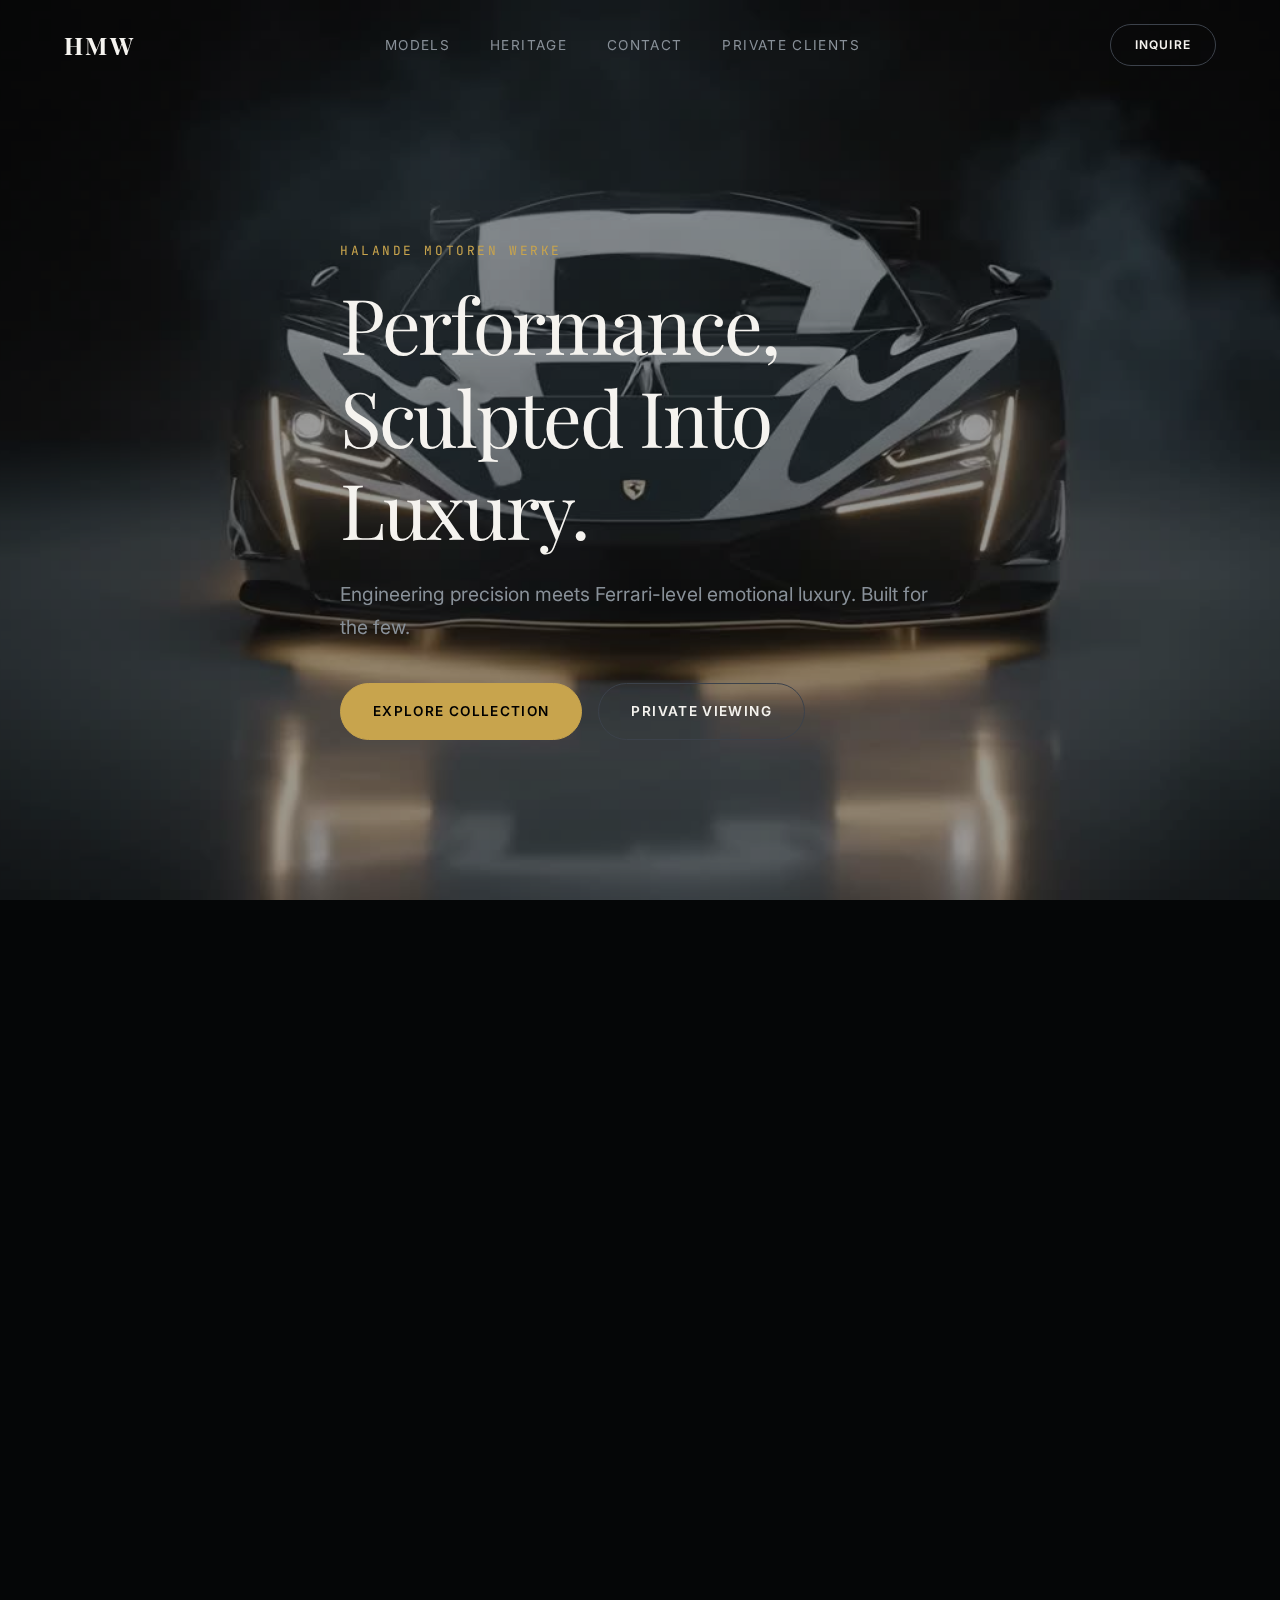
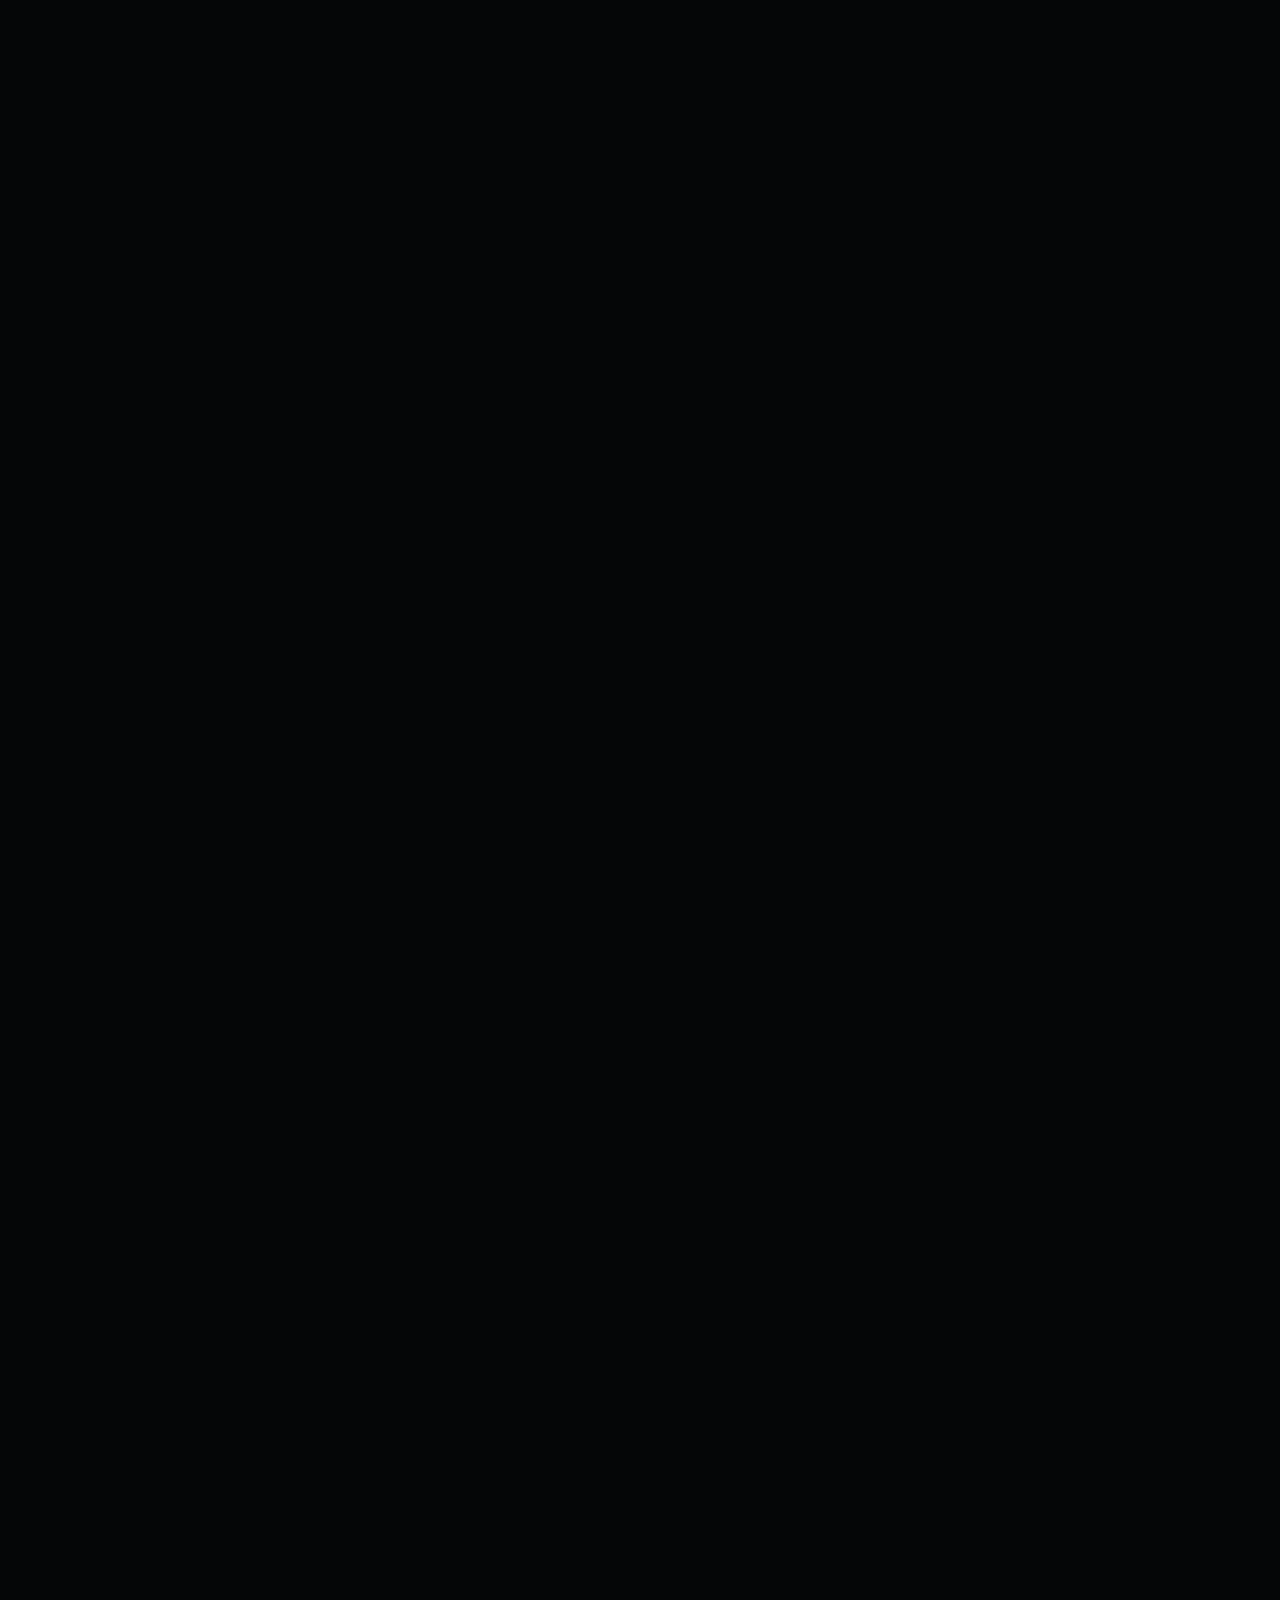
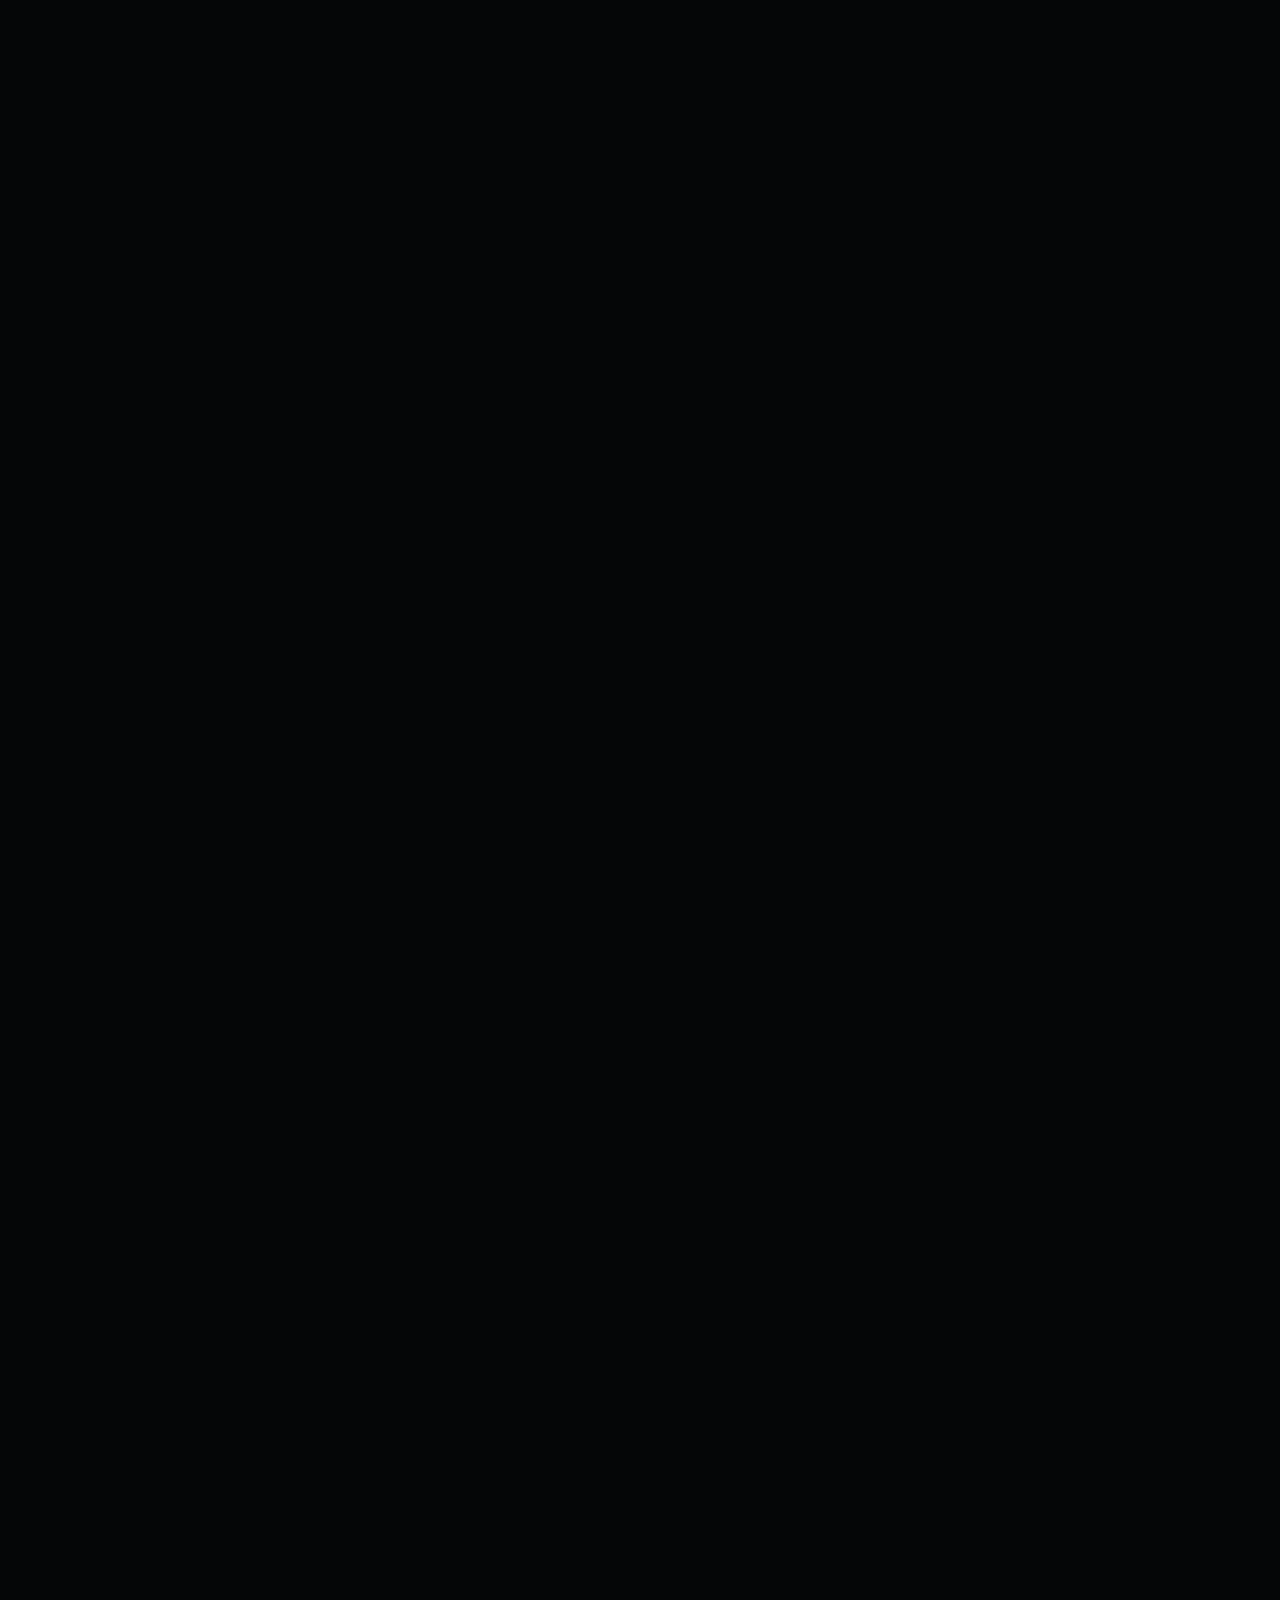
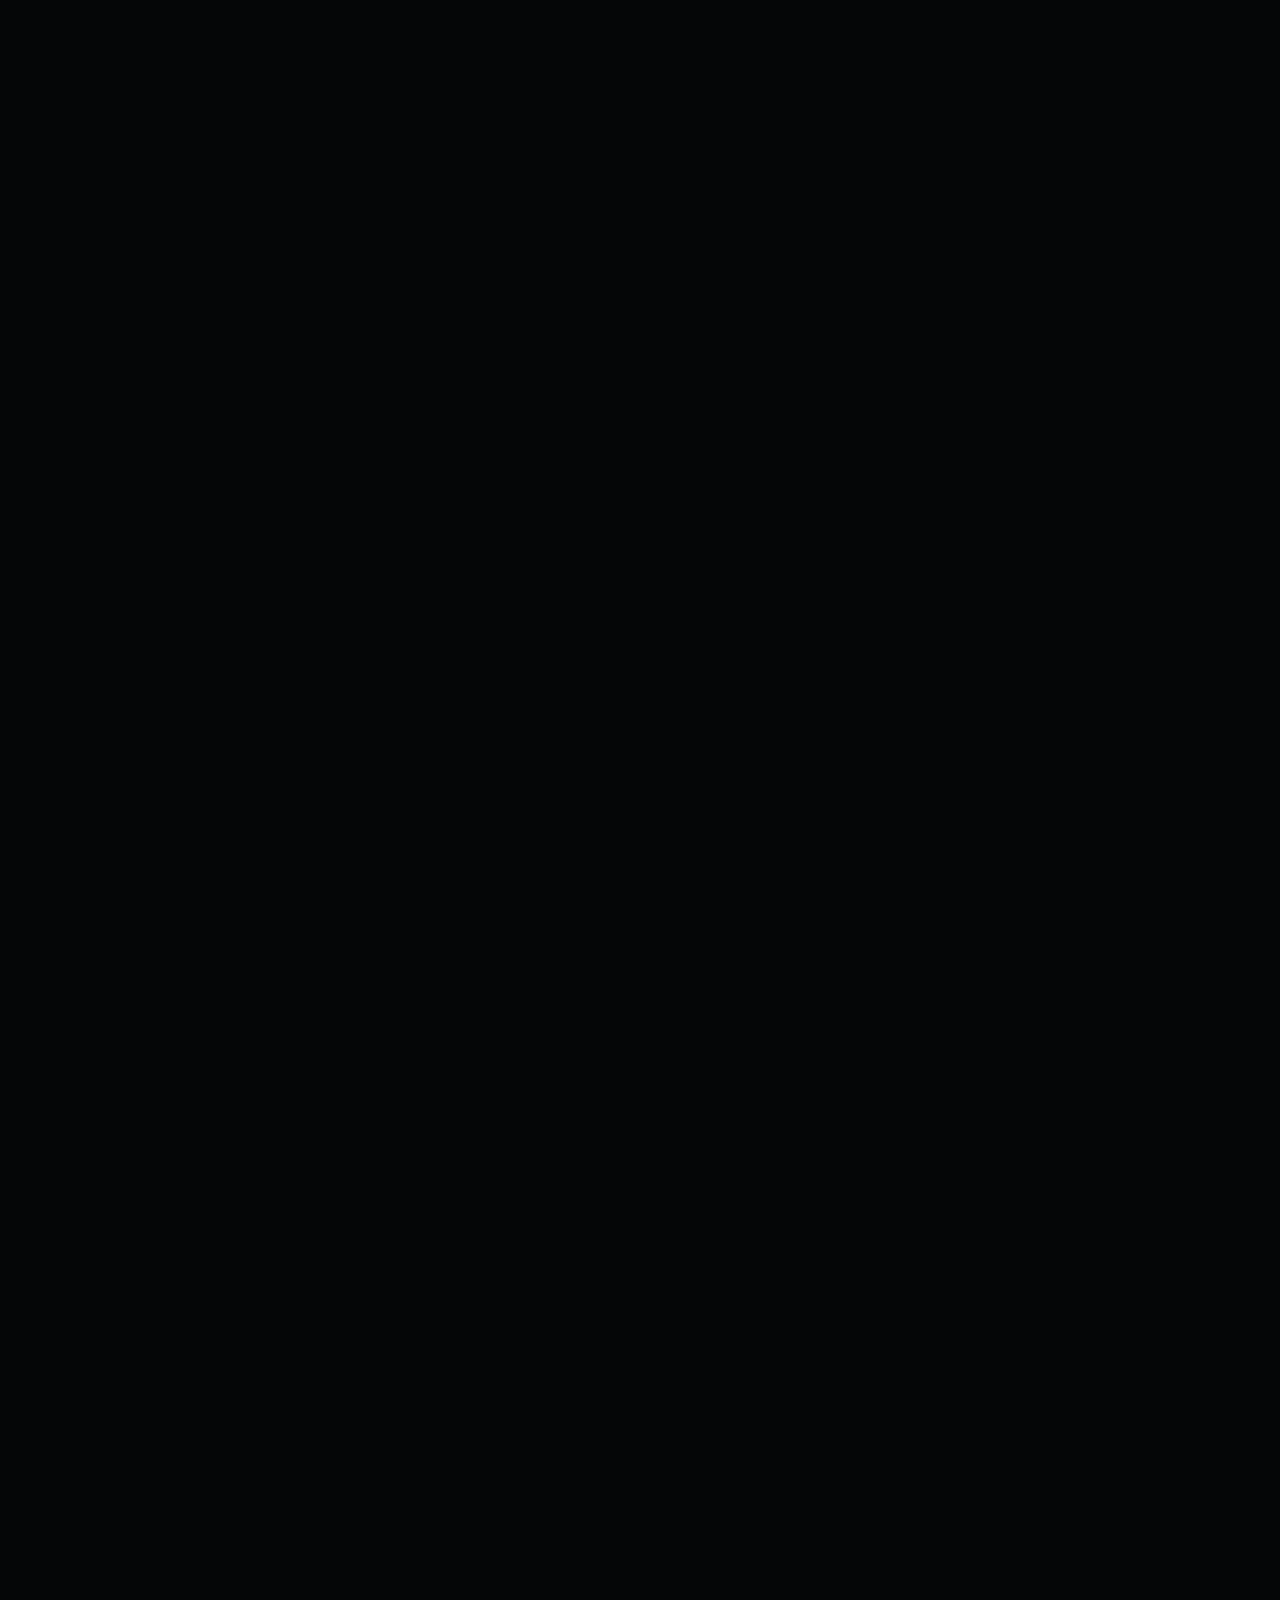
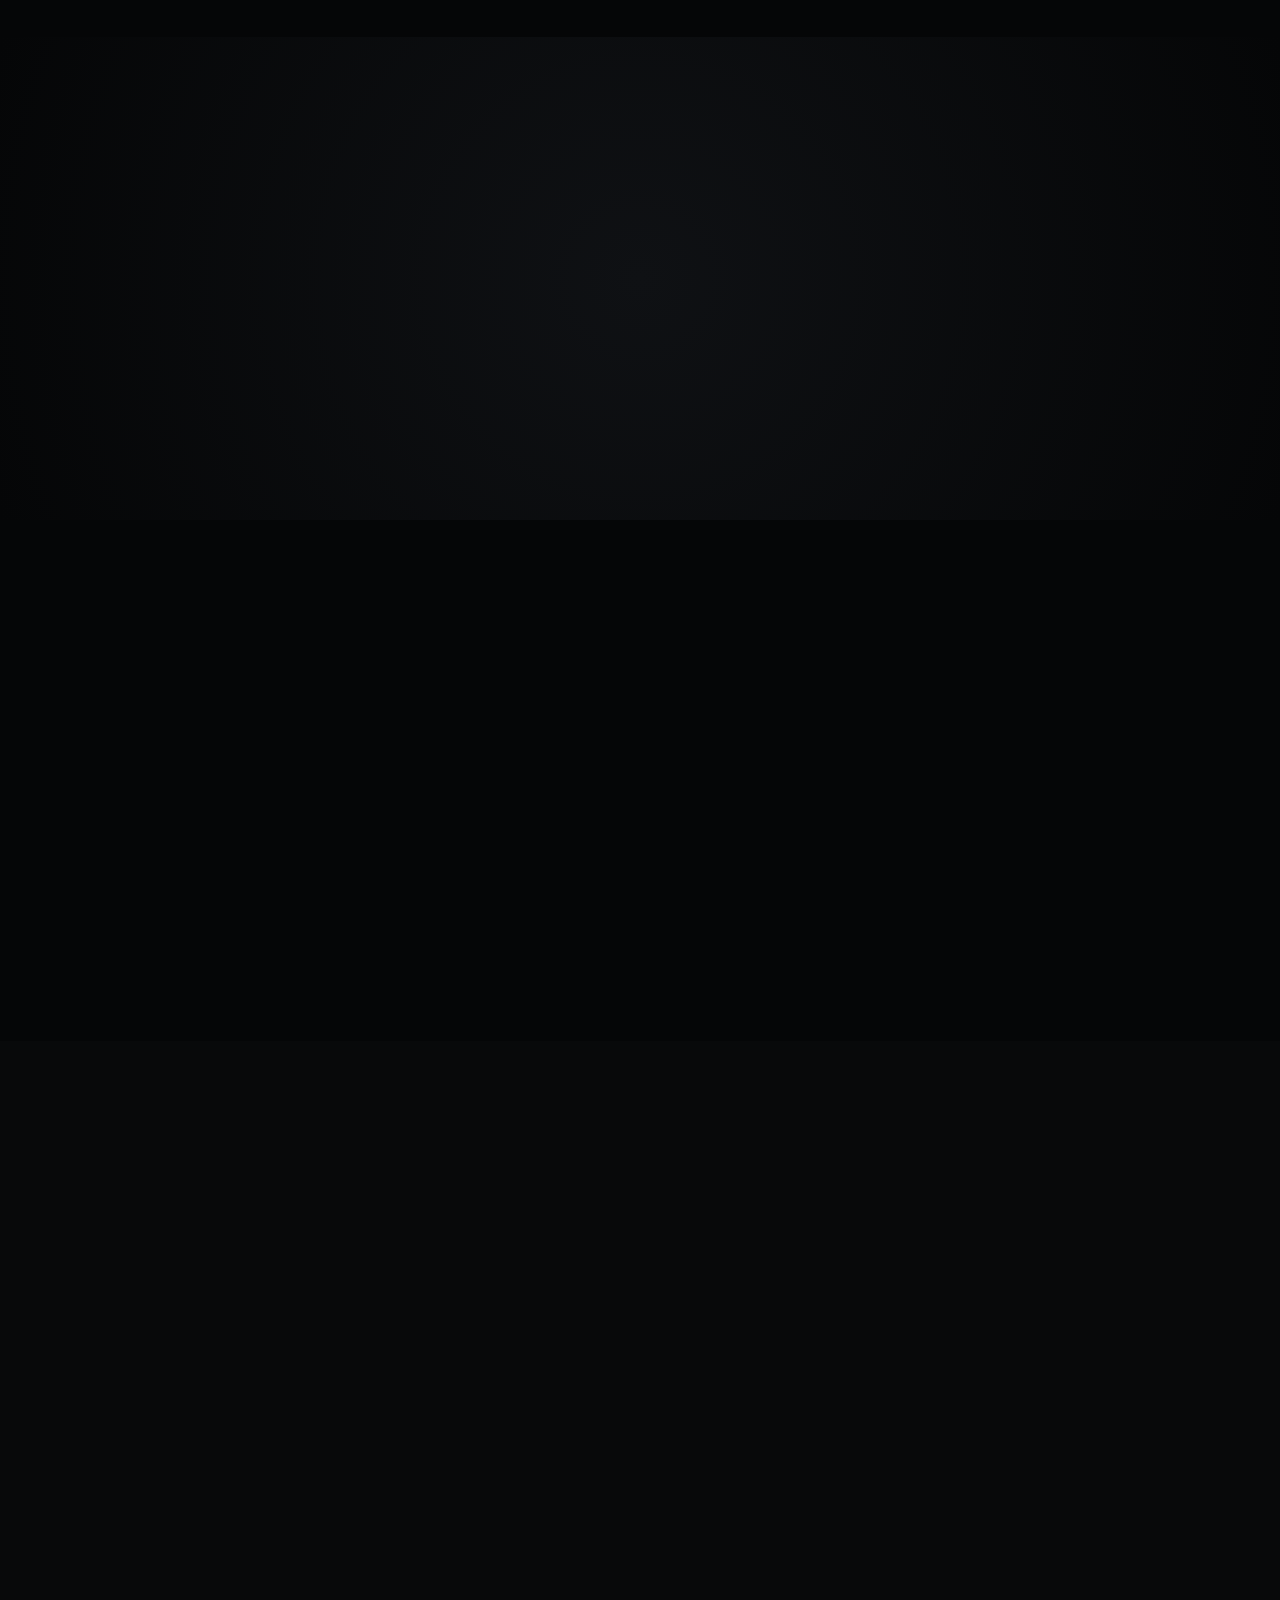
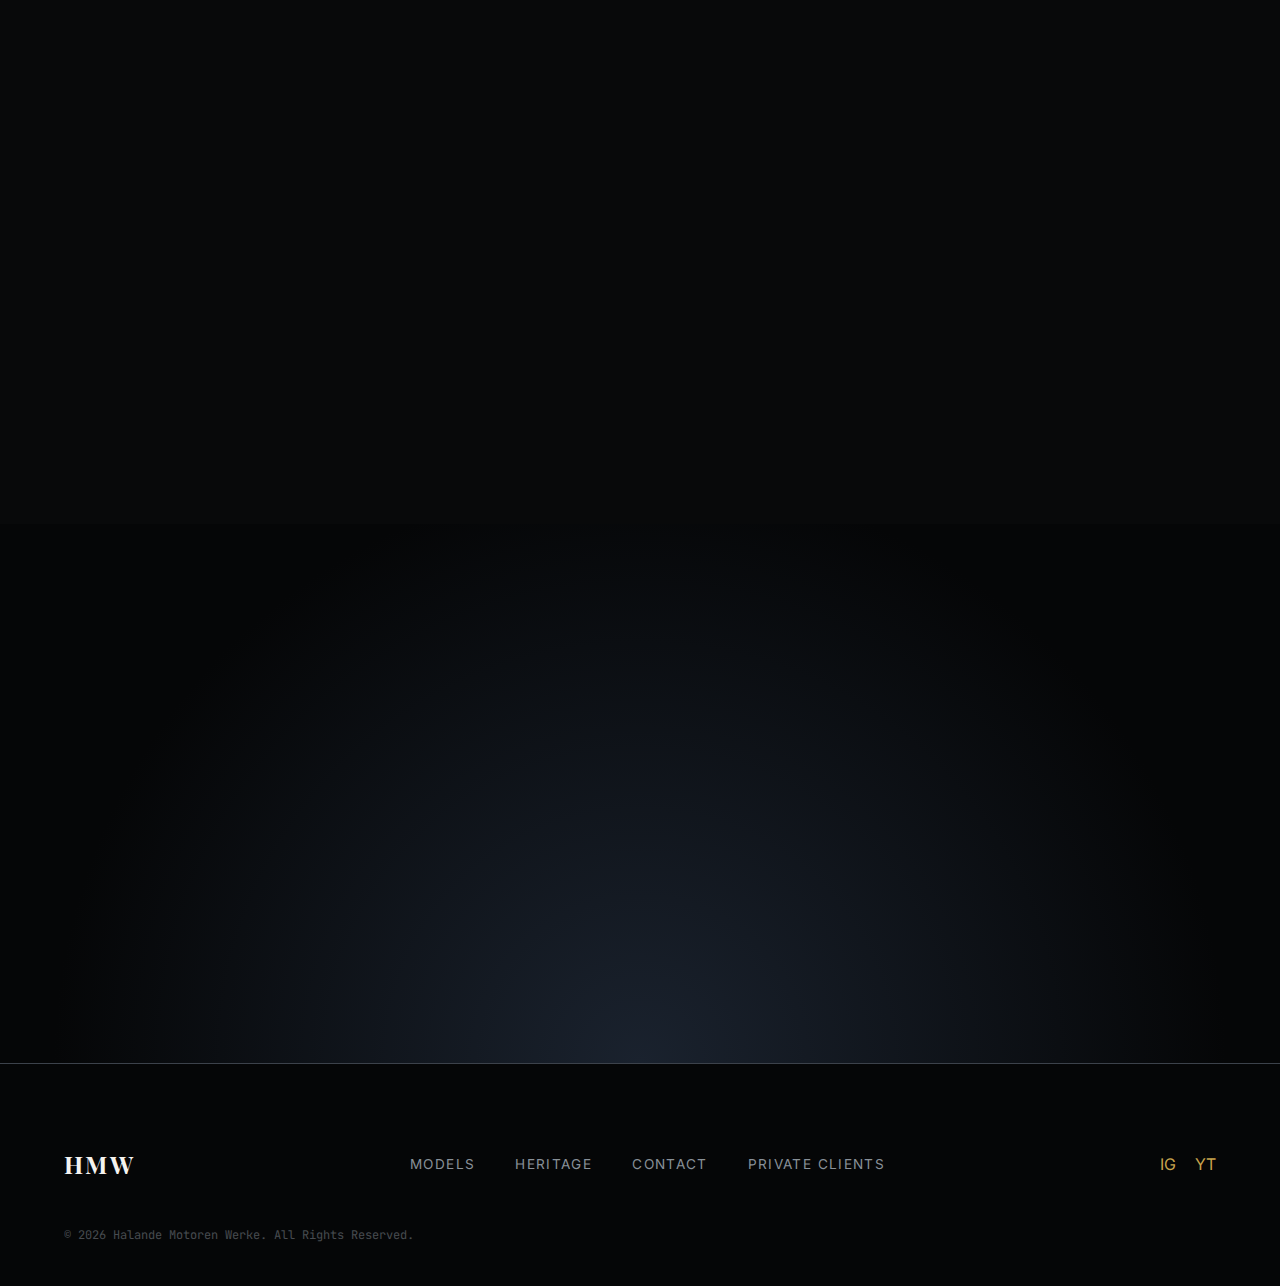
<file: index.html>
<head>
    <meta charset="UTF-8">
    <meta name="viewport" content="width=device-width, initial-scale=1.0">
    <title>HMW | Halande Motoren Werke</title>
    <meta name="description"
        content="Performance, Sculpted Into Luxury. Halande Motoren Werke - The pinnacle of automotive engineering settings.">

    <!-- Fonts -->
    <link rel="preconnect" href="https://fonts.googleapis.com">
    <link rel="preconnect" href="https://fonts.gstatic.com" crossorigin>
    <link
        href="https://fonts.googleapis.com/css2?family=Inter:wght@300;400;500;600&family=JetBrains+Mono:wght@400;500&family=Playfair+Display:ital,wght@0,400;0,600;0,700;1,400&display=swap"
        rel="stylesheet">

    <!-- Styles -->
    <!-- Styles -->
    <link rel="stylesheet" href="css/style.css">
</head>

<body>
    <header class="site-header">
        <div class="container nav-container">
            <a href="#" class="logo">HMW</a>
            <nav class="nav-links">
                <a href="models.html">Models</a>
                <a href="heritage.html">Heritage</a>
                <a href="contact.html">Contact</a>
                <a href="inquire.html">Private Clients</a>
            </nav>
            <a href="inquire.html" class="btn btn-secondary" style="padding: 10px 24px; font-size: 0.75rem;">Inquire</a>
        </div>
    </header>

    <main>
        <!-- HERO SECTION -->
        <!-- HERO SECTION (Scroll Animation) -->
        <div class="hero-scroll-track">
            <section class="hero sticky-hero">
                <div class="hero-bg">
                    <canvas id="hero-canvas"></canvas>
                </div>
                <div class="container hero-content">
                    <span class="hero-tagline fade-up">Halande Motoren Werke</span>
                    <h1 class="fade-up" style="transition-delay: 0.1s;">Performance,<br>Sculpted Into Luxury.</h1>
                    <p class="fade-up" style="transition-delay: 0.2s;">Engineering precision meets Ferrari-level
                        emotional
                        luxury. Built for the few.</p>
                    <div class="hero-actions fade-up" style="transition-delay: 0.3s;">
                        <a href="#models" class="btn btn-primary">Explore Collection</a>
                        <a href="inquire.html" class="btn btn-secondary">Private Viewing</a>
                    </div>
                </div>
            </section>
        </div>

        <!-- BRAND STORY SECTION -->
        <section id="heritage" class="section-padding">
            <div class="container brand-story">
                <div class="story-content fade-up" style="max-width: 800px; margin: 0 auto; text-align: center;">
                    <h2>The Art of Velocity</h2>
                    <p>HMW operates at the bleeding edge of physics and artistry. We do not mass produce; we curate.
                        Blending handcrafted Italian design with motorsport-grade German engineering, we create machines
                        built not just for roads — but for legacy.</p>
                    <p>Every curve is functional. Every stitch is intentional. This is the silence of luxury, punctuated
                        by the violence of speed.</p>
                </div>
                <!-- Image Removed -->
            </div>
        </section>

        <!-- FEATURES / PILLARS -->
        <section id="bespoke" class="section-padding">
            <div class="container">
                <div class="pillars-grid">
                    <div class="pillar-card fade-up">
                        <div class="pillar-icon">◈</div>
                        <h3>Handcrafted Carbon</h3>
                        <p>Aerospace-grade weaves, laid by hand for ultimate rigidity and weightlessness.</p>
                    </div>
                    <div class="pillar-card fade-up" style="transition-delay: 0.1s;">
                        <div class="pillar-icon">⚡</div>
                        <h3>Motorsport Heart</h3>
                        <p>From twin-turbo V8s to our signature quad-turbo W16. Pure combustion dominance.</p>
                    </div>
                    <div class="pillar-card fade-up" style="transition-delay: 0.2s;">
                        <div class="pillar-icon">≋</div>
                        <h3>Aero Sculpture</h3>
                        <p>Active aerodynamics that breathe with the road. Form follows function.</p>
                    </div>
                    <div class="pillar-card fade-up" style="transition-delay: 0.3s;">
                        <div class="pillar-icon">❖</div>
                        <h3>Couture Interior</h3>
                        <p>Tailored like a suit. Florentine leather, machined aluminum, and silence.</p>
                    </div>
                </div>
            </div>
        </section>

        <!-- PRODUCT SHOWCASE -->
        <section id="models" class="section-padding">
            <div class="container">
                <h2 class="text-center fade-up" style="margin-bottom: 80px;">The Masterpieces</h2>
                <div class="models-grid fade-up">
                    <!-- Model 1 -->
                    <a href="valken-s9.html" class="model-card">
                        <div class="model-image-container">
                            <img src="assets/Car%20images/HMW%20Valken%20S9.jpeg" alt="HMW Valken S9" class="model-img">
                        </div>
                        <div class="model-header">
                            <h3 class="model-name">Valken S9</h3>
                            <span class="model-engine">Twin-Turbo V8</span>
                        </div>
                        <div class="model-specs">
                            <div class="spec-item"><span class="spec-label">Power</span><span class="spec-val">820
                                    HP</span></div>
                            <div class="spec-item"><span class="spec-label">0-100 km/h</span><span
                                    class="spec-val">2.7s</span></div>
                            <div class="spec-item"><span class="spec-label">Price</span><span class="spec-val">From
                                    $285k</span></div>
                        </div>
                    </a>
                    <!-- Model 2 -->
                    <a href="obsidian-gt.html" class="model-card">
                        <div class="model-image-container">
                            <img src="assets/Car%20images/HMW%20Obsidian%20V12%20GT.png" alt="HMW Obsidian V12 GT"
                                class="model-img">
                        </div>
                        <div class="model-header">
                            <h3 class="model-name">Obsidian GT</h3>
                            <span class="model-engine">Naturally Aspirated V12</span>
                        </div>
                        <div class="model-specs">
                            <div class="spec-item"><span class="spec-label">Power</span><span class="spec-val">950
                                    HP</span></div>
                            <div class="spec-item"><span class="spec-label">0-100 km/h</span><span
                                    class="spec-val">2.9s</span></div>
                            <div class="spec-item"><span class="spec-label">Price</span><span class="spec-val">From
                                    $450k</span></div>
                        </div>
                    </a>
                    <!-- Model 3 -->
                    <a href="nachtjager-w16.html" class="model-card">
                        <div class="model-image-container">
                            <img src="assets/Car%20images/HMW%20Nachtjäger%20W16%20Hyper.jpeg"
                                alt="HMW Nachtjäger W16 Hyper" class="model-img">
                        </div>
                        <div class="model-header">
                            <h3 class="model-name">Nachtjäger</h3>
                            <span class="model-engine">Quad-Turbo W16 Hyper</span>
                        </div>
                        <div class="model-specs">
                            <div class="spec-item"><span class="spec-label">Power</span><span class="spec-val">1,400
                                    HP</span></div>
                            <div class="spec-item"><span class="spec-label">0-100 km/h</span><span
                                    class="spec-val">2.1s</span></div>
                            <div class="spec-item"><span class="spec-label">Price</span><span
                                    class="spec-val">Inquire</span></div>
                        </div>
                    </a>
                    <!-- Model 4 -->
                    <a href="aurelius-rs.html" class="model-card">
                        <div class="model-image-container">
                            <img src="assets/Car%20images/HMW%20Aurelius%20RS.jpeg" alt="HMW Aurelius RS"
                                class="model-img">
                        </div>
                        <div class="model-header">
                            <h3 class="model-name">Aurelius RS</h3>
                            <span class="model-engine">V6 Hybrid Performance</span>
                        </div>
                        <div class="model-specs">
                            <div class="spec-item"><span class="spec-label">Power</span><span class="spec-val">720
                                    HP</span></div>
                            <div class="spec-item"><span class="spec-label">0-100 km/h</span><span
                                    class="spec-val">2.6s</span></div>
                            <div class="spec-item"><span class="spec-label">Price</span><span class="spec-val">From
                                    $210k</span></div>
                        </div>
                    </a>
                </div>
            </div>
        </section>

        <!-- TESTIMONIALS -->
        <section class="section-padding testimonials">
            <div class="container">
                <div class="quote-box fade-up">
                    <p class="quote-text">"HMW feels like driving tomorrow’s legacy. The silence of luxury, the violence
                        of speed."</p>
                </div>
                <div class="trust-badges fade-up">
                    <span class="badge">Handbuilt Limited Numbers</span>
                    <span class="badge">Private Collector Network</span>
                    <span class="badge">Motorsport Heritage</span>
                </div>
            </div>
        </section>

        <!-- REVIEWS -->
        <section class="section-padding">
            <div class="container">
                <div class="reviews-grid fade-up">
                    <div class="review-card">
                        <div class="review-stars">★★★★★</div>
                        <p class="review-text">"The Obsidian V12 is the closest thing to a mechanical symphony remaining
                            in this era."</p>
                        <span class="reviewer">Top Gear • UK</span>
                    </div>
                    <div class="review-card">
                        <div class="review-stars">★★★★★</div>
                        <p class="review-text">"An interior that rivals Hermes, with an engine that rivals F1.
                            Unbelievable."</p>
                        <span class="reviewer">Car & Driver • USA</span>
                    </div>
                    <div class="review-card">
                        <div class="review-stars">★★★★★</div>
                        <p class="review-text">"Absolute precision. The Nachtjäger is terrifyingly fast yet remarkably
                            composed."</p>
                        <span class="reviewer">Evo Magazine • EU</span>
                    </div>
                </div>
            </div>
        </section>

        <!-- CUSTOMER REVIEWS (DYNAMIC) -->
        <section class="section-padding" style="background: var(--color-bg-subtle);">
            <div class="container">
                <h2 class="text-center fade-up" style="margin-bottom: 60px;">Owner Experiences</h2>

                <!-- Dynamic List -->
                <div id="dynamic-reviews-grid" class="reviews-grid fade-up" style="margin-bottom: 80px;">
                    <!-- Reviews will be loaded here by JS -->
                </div>

                <!-- Submission Form -->
                <div class="review-form-container fade-up"
                    style="max-width: 600px; margin: 0 auto; padding: 40px; border: 1px solid var(--color-border); background: var(--color-bg);">
                    <h3 class="text-center" style="margin-bottom: 30px;">Share Your Story</h3>
                    <form id="review-form">
                        <div class="form-group">
                            <input type="text" id="review-name" class="form-input" placeholder="Your Name" required>
                        </div>
                        <div class="form-group">
                            <select id="review-car" class="form-input" required style="cursor: pointer;">
                                <option value="" disabled selected>Select Model</option>
                                <option value="Valken S9">Valken S9</option>
                                <option value="Obsidian GT">Obsidian GT</option>
                                <option value="Nachtjäger W16">Nachtjäger W16</option>
                                <option value="Aurelius RS">Aurelius RS</option>
                            </select>
                        </div>
                        <div class="form-group">
                            <label
                                style="margin-bottom: 10px; display:block; color: var(--color-text-muted);">Rating</label>
                            <div class="star-rating">
                                <input type="radio" name="rating" id="s5" value="5" checked><label for="s5">★</label>
                                <input type="radio" name="rating" id="s4" value="4"><label for="s4">★</label>
                                <input type="radio" name="rating" id="s3" value="3"><label for="s3">★</label>
                                <input type="radio" name="rating" id="s2" value="2"><label for="s2">★</label>
                                <input type="radio" name="rating" id="s1" value="1"><label for="s1">★</label>
                            </div>
                        </div>
                        <div class="form-group">
                            <textarea id="review-text" class="form-input" rows="4" placeholder="Your experience..."
                                required></textarea>
                        </div>
                        <button type="submit" class="btn btn-primary" style="width: 100%;">Submit Review</button>
                    </form>
                </div>
            </div>
        </section>

        <!-- FINAL CTA -->
        <section id="contact" class="final-cta text-center">
            <div class="container fade-up">
                <h2>Own the Machine Built for Legacy.</h2>
                <p style="margin: 0 auto 40px;">Allocations for 2026 are strictly limited.</p>
                <div class="hero-actions" style="justify-content: center;">
                    <a href="inquire.html" class="btn btn-primary">Request Consultation</a>
                    <a href="inquire.html" class="btn btn-secondary">Join Waitlist</a>
                </div>
            </div>
        </section>
    </main>

    <footer class="site-footer">
        <div class="container">
            <div class="footer-content">
                <a href="#" class="logo">HMW</a>
                <nav class="nav-links">
                    <a href="models.html">Models</a>
                    <a href="heritage.html">Heritage</a>
                    <a href="contact.html">Contact</a>
                    <a href="inquire.html">Private Clients</a>
                </nav>
                <div class="socials" style="color: var(--color-gold);">
                    <a href="https://www.instagram.com/manthanhustles/" target="_blank"
                        style="text-decoration:none; color:inherit; margin-right:15px;">IG</a>
                    <a href="https://www.youtube.com/@ManthanHalandeyt" target="_blank"
                        style="text-decoration:none; color:inherit;">YT</a>
                </div>
            </div>
            <p class="copyright">&copy; 2026 Halande Motoren Werke. All Rights Reserved.</p>
        </div>
    </footer>

    <script src="js/script.js"></script>
    <script type="module" src="js/reviews.js"></script>
</body>
</file>
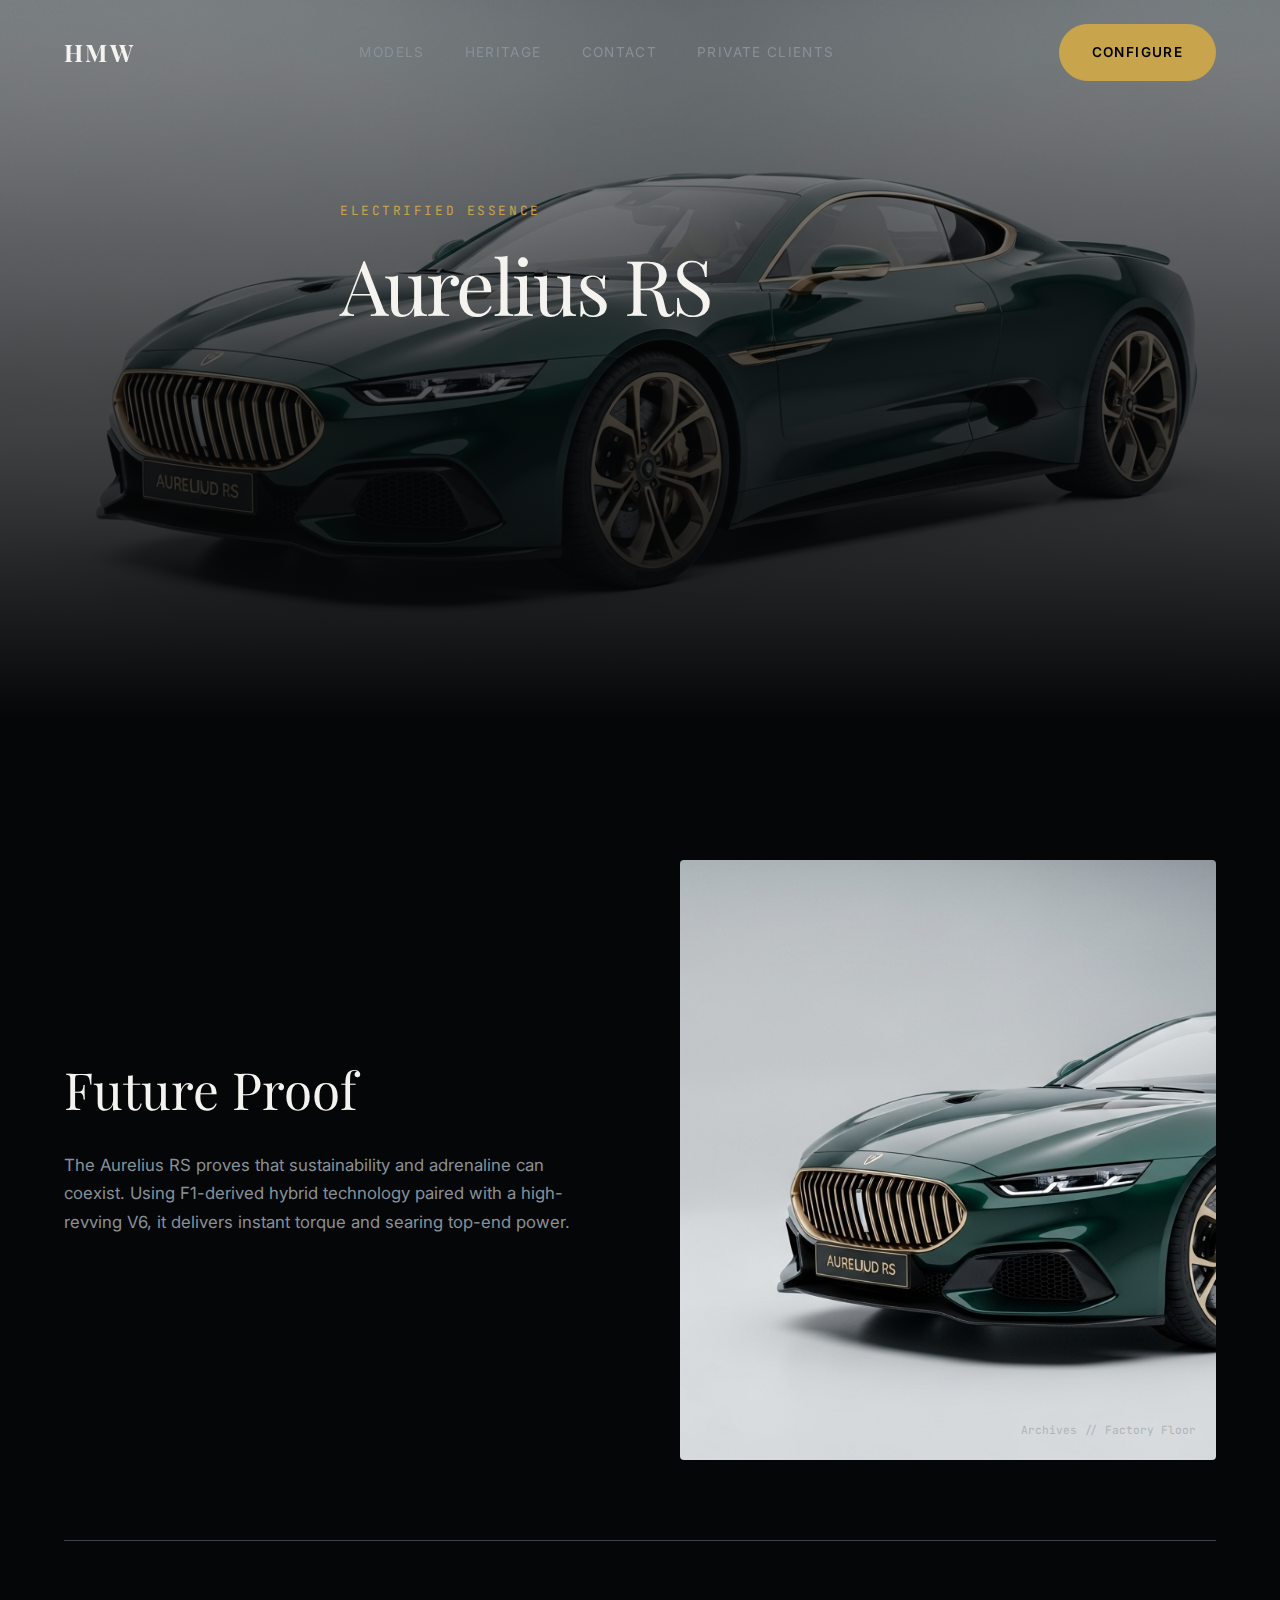
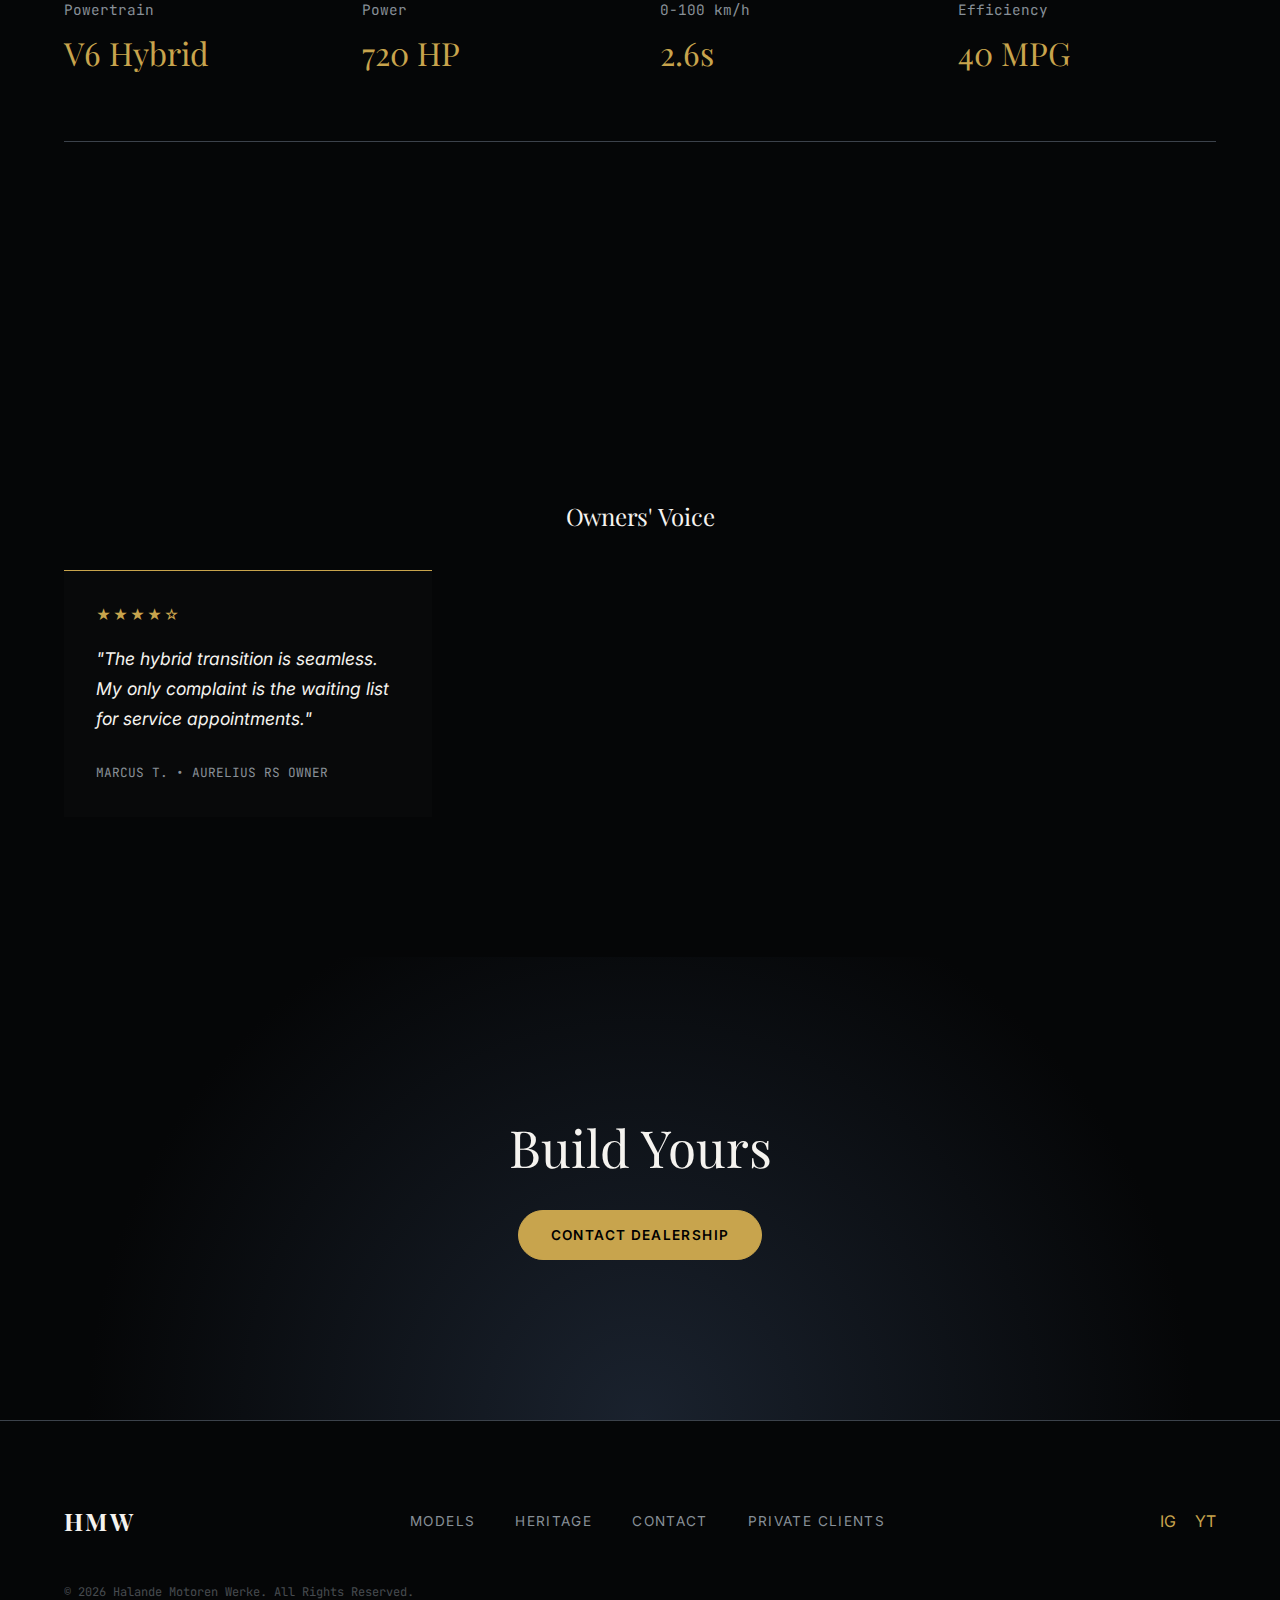
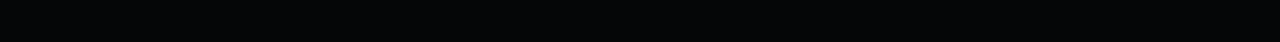
<file: aurelius-rs.html>
<!DOCTYPE html>
<html lang="en">

<head>
    <meta charset="UTF-8">
    <meta name="viewport" content="width=device-width, initial-scale=1.0">
    <title>HMW Aurelius RS | Hybrid Performance</title>
    <link rel="preconnect" href="https://fonts.googleapis.com">
    <link rel="preconnect" href="https://fonts.gstatic.com" crossorigin>
    <link
        href="https://fonts.googleapis.com/css2?family=Inter:wght@300;400;500;600&family=JetBrains+Mono:wght@400;500&family=Playfair+Display:ital,wght@0,400;0,600;0,700;1,400&display=swap"
        rel="stylesheet">
    <link rel="stylesheet" href="css/style.css">
    <style>
        .detail-hero {
            height: 80vh;
            background: url('assets/Car images/HMW Aurelius RS.jpeg') no-repeat center center/cover;
            position: relative;
        }

        .detail-hero::after {
            content: '';
            position: absolute;
            inset: 0;
            background: linear-gradient(to bottom, rgba(5, 6, 7, 0.3), var(--color-bg-deep));
        }

        .spec-grid-detail {
            display: grid;
            grid-template-columns: repeat(auto-fit, minmax(200px, 1fr));
            gap: 40px;
            margin: 80px 0;
            border-top: 1px solid var(--color-border);
            border-bottom: 1px solid var(--color-border);
            padding: 60px 0;
        }

        .spec-box h4 {
            font-family: var(--font-tech);
            color: var(--color-text-muted);
            font-size: 0.9rem;
            margin-bottom: 8px;
        }

        .spec-box p {
            font-size: 2rem;
            color: var(--color-gold);
            font-family: var(--font-heading);
            margin: 0;
        }
    </style>
</head>

<body>
    <header class="site-header">
        <div class="container nav-container">
            <a href="index.html" class="logo">HMW</a>
            <nav class="nav-links">
                <a href="models.html">Models</a>
                <a href="heritage.html">Heritage</a>
                <a href="contact.html">Contact</a>
                <a href="inquire.html">Private Clients</a>
            </nav>
            <a href="inquire.html" class="btn btn-primary">Configure</a>
        </div>
    </header>

    <main>
        <section class="detail-hero">
            <div class="container hero-content" style="z-index: 2; position: relative; padding-top: 200px;">
                <span class="hero-tagline">Electrified Essence</span>
                <h1>Aurelius RS</h1>
            </div>
        </section>

        <section class="container section-padding">
            <div class="brand-story">
                <div class="story-content">
                    <h2>Future Proof</h2>
                    <p>The Aurelius RS proves that sustainability and adrenaline can coexist. Using F1-derived hybrid
                        technology paired with a high-revving V6, it delivers instant torque and searing top-end power.
                    </p>
                </div>
                <div class="story-visual"
                    style="background-image: url('assets/Car images/HMW Aurelius RS.jpeg'); background-size: cover;">
                </div>
            </div>

            <div class="spec-grid-detail">
                <div class="spec-box">
                    <h4>Powertrain</h4>
                    <p>V6 Hybrid</p>
                </div>
                <div class="spec-box">
                    <h4>Power</h4>
                    <p>720 HP</p>
                </div>
                <div class="spec-box">
                    <h4>0-100 km/h</h4>
                    <p>2.6s</p>
                </div>
                <div class="spec-box">
                    <h4>Efficiency</h4>
                    <p>40 MPG</p>
                </div>
            </div>
        </section>


        <section class="container section-padding">
            <h3 class="text-center" style="margin-bottom: 40px; font-family: var(--font-heading);">Owners' Voice</h3>
            <div id="aurelius-reviews" class="reviews-grid">
                <!-- Reviews loaded via JS -->
            </div>
        </section>

        <section id="inquire" class="final-cta text-center">
            <div class="container">
                <h2>Build Yours</h2>
                <button class="btn btn-primary" onclick="window.location.href='inquire.html'">Contact
                    Dealership</button>
            </div>
        </section>
    </main>

    <footer class="site-footer">
        <div class="container">
            <div class="footer-content">
                <a href="index.html" class="logo">HMW</a>
                <nav class="nav-links">
                    <a href="models.html">Models</a>
                    <a href="heritage.html">Heritage</a>
                    <a href="contact.html">Contact</a>
                    <a href="inquire.html">Private Clients</a>
                </nav>
                <div class="socials" style="color: var(--color-gold);">
                    <a href="https://www.instagram.com/manthanhustles/" target="_blank"
                        style="text-decoration:none; color:inherit; margin-right:15px;">IG</a>
                    <a href="https://www.youtube.com/@ManthanHalandeyt" target="_blank"
                        style="text-decoration:none; color:inherit;">YT</a>
                </div>
            </div>
            <p class="copyright">&copy; 2026 Halande Motoren Werke. All Rights Reserved.</p>
        </div>
    </footer>

    <script type="module">
        import { fetchReviews } from './js/reviews.js';
        fetchReviews('aurelius-reviews', 'Aurelius RS');
    </script>
</body>

</html>
</file>
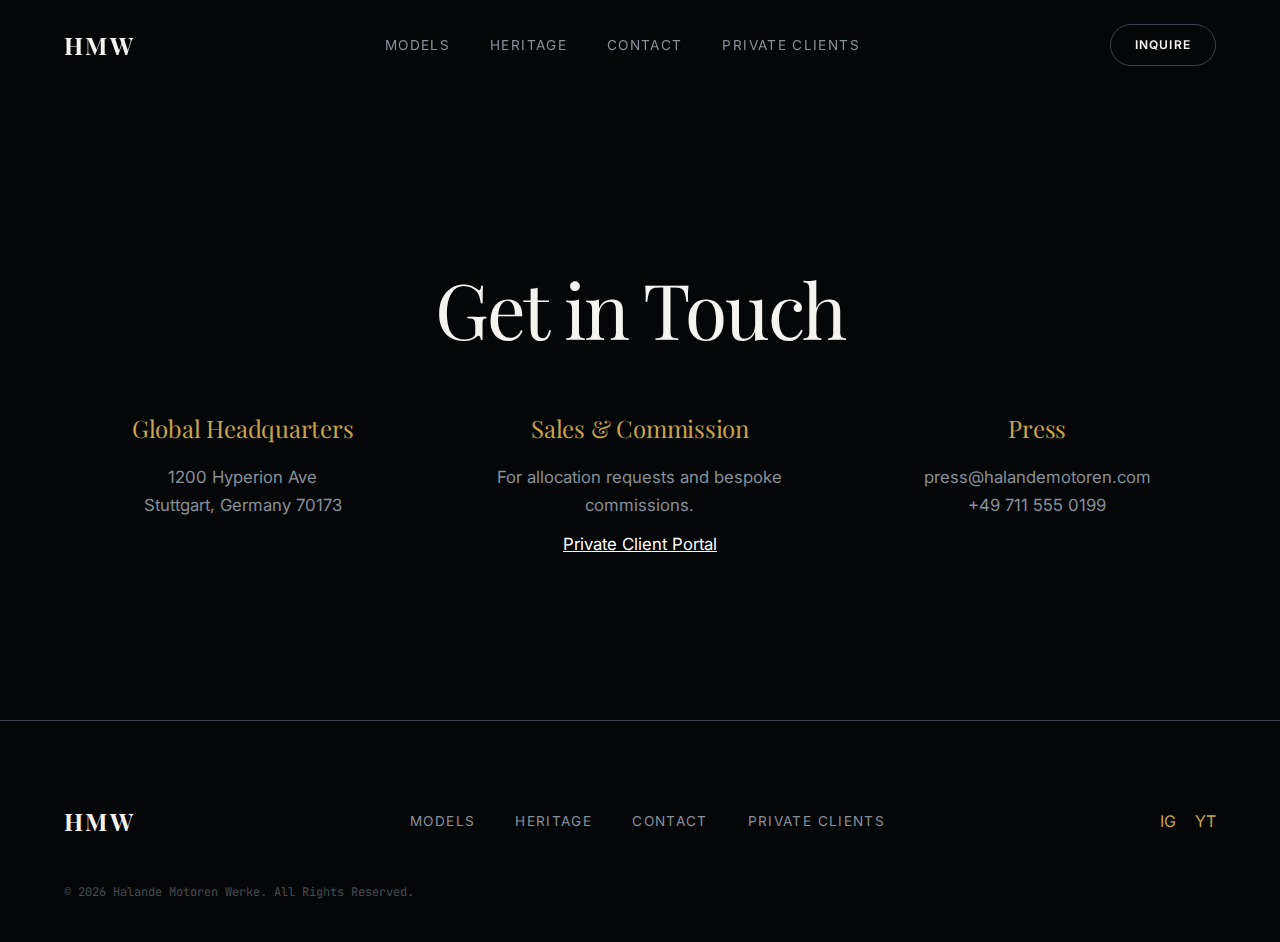
<file: contact.html>
<!DOCTYPE html>
<html lang="en">

<head>
    <meta charset="UTF-8">
    <meta name="viewport" content="width=device-width, initial-scale=1.0">
    <title>HMW | Contact</title>
    <link rel="preconnect" href="https://fonts.googleapis.com">
    <link rel="preconnect" href="https://fonts.gstatic.com" crossorigin>
    <link
        href="https://fonts.googleapis.com/css2?family=Inter:wght@300;400;500;600&family=JetBrains+Mono:wght@400;500&family=Playfair+Display:ital,wght@0,400;0,600;0,700;1,400&display=swap"
        rel="stylesheet">
    <link rel="stylesheet" href="css/style.css">
</head>

<body>
    <header class="site-header">
        <div class="container nav-container">
            <a href="index.html" class="logo">HMW</a>
            <nav class="nav-links">
                <a href="models.html">Models</a>
                <a href="heritage.html">Heritage</a>
                <a href="contact.html" class="active">Contact</a>
                <a href="inquire.html">Private Clients</a>
            </nav>
            <a href="inquire.html" class="btn btn-secondary" style="padding: 10px 24px; font-size: 0.75rem;">Inquire</a>
        </div>
    </header>

    <main style="padding-top: 100px; min-height: 80vh; display: flex; flex-direction: column; justify-content: center;">
        <section class="section-padding">
            <div class="container">
                <h1 class="text-center fade-up" style="margin-bottom: 60px;">Get in Touch</h1>

                <div class="contact-grid"
                    style="display: grid; grid-template-columns: repeat(auto-fit, minmax(300px, 1fr)); gap: 40px; text-align: center;">
                    <div class="contact-card fade-up">
                        <h3 style="color: var(--color-gold); margin-bottom: 20px;">Global Headquarters</h3>
                        <p style="color: var(--color-text-muted);">
                            1200 Hyperion Ave<br>
                            Stuttgart, Germany 70173
                        </p>
                    </div>

                    <div class="contact-card fade-up" style="transition-delay: 0.1s;">
                        <h3 style="color: var(--color-gold); margin-bottom: 20px;">Sales & Commission</h3>
                        <p style="color: var(--color-text-muted);">
                            For allocation requests and bespoke commissions.<br>
                            <a href="inquire.html"
                                style="color: #fff; text-decoration: underline; margin-top: 10px; display: inline-block;">Private
                                Client Portal</a>
                        </p>
                    </div>

                    <div class="contact-card fade-up" style="transition-delay: 0.2s;">
                        <h3 style="color: var(--color-gold); margin-bottom: 20px;">Press</h3>
                        <p style="color: var(--color-text-muted);">
                            press@halandemotoren.com<br>
                            +49 711 555 0199
                        </p>
                    </div>
                </div>
            </div>
        </section>
    </main>

    <footer class="site-footer">
        <div class="container">
            <div class="footer-content">
                <a href="index.html" class="logo">HMW</a>
                <nav class="nav-links">
                    <a href="models.html">Models</a>
                    <a href="heritage.html">Heritage</a>
                    <a href="contact.html">Contact</a>
                    <a href="inquire.html">Private Clients</a>
                </nav>
                <div class="socials" style="color: var(--color-gold);">
                    <a href="https://www.instagram.com/manthanhustles/" target="_blank"
                        style="text-decoration:none; color:inherit; margin-right:15px;">IG</a>
                    <a href="https://www.youtube.com/@ManthanHalandeyt" target="_blank"
                        style="text-decoration:none; color:inherit;">YT</a>
                </div>
            </div>
            <p class="copyright">&copy; 2026 Halande Motoren Werke. All Rights Reserved.</p>
        </div>
    </footer>

    <script>
        setTimeout(() => {
            document.querySelectorAll('.fade-up').forEach(el => {
                el.style.opacity = '1';
                el.style.transform = 'translateY(0)';
            });
        }, 100);
    </script>
</body>

</html>
</file>
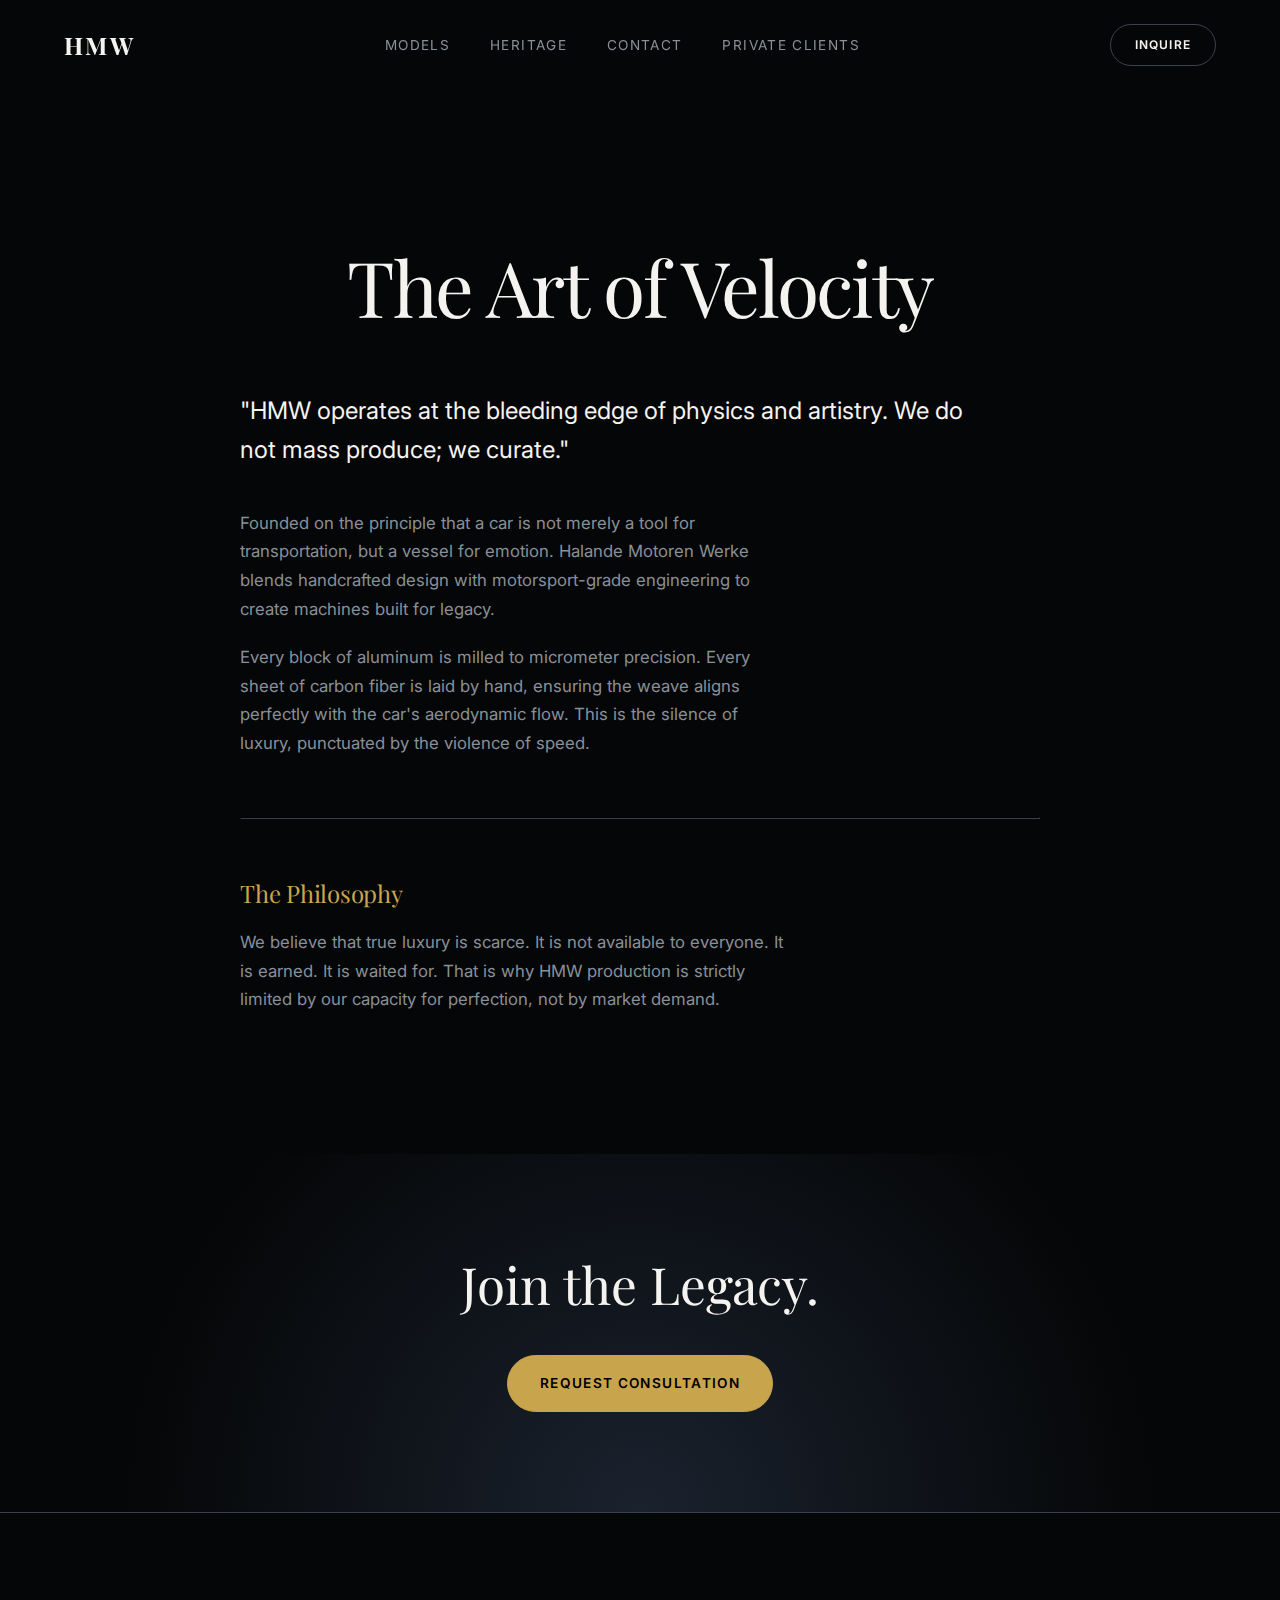
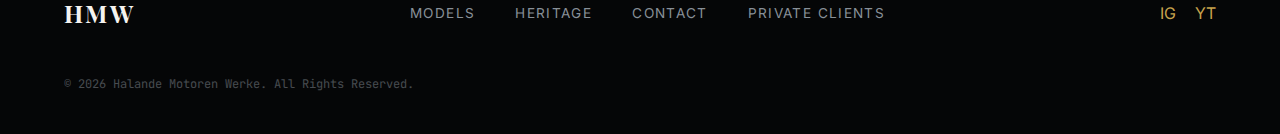
<file: heritage.html>
<!DOCTYPE html>
<html lang="en">

<head>
    <meta charset="UTF-8">
    <meta name="viewport" content="width=device-width, initial-scale=1.0">
    <title>HMW | Heritage</title>
    <link rel="preconnect" href="https://fonts.googleapis.com">
    <link rel="preconnect" href="https://fonts.gstatic.com" crossorigin>
    <link
        href="https://fonts.googleapis.com/css2?family=Inter:wght@300;400;500;600&family=JetBrains+Mono:wght@400;500&family=Playfair+Display:ital,wght@0,400;0,600;0,700;1,400&display=swap"
        rel="stylesheet">
    <link rel="stylesheet" href="css/style.css">
</head>

<body>
    <header class="site-header">
        <div class="container nav-container">
            <a href="index.html" class="logo">HMW</a>
            <nav class="nav-links">
                <a href="models.html">Models</a>
                <a href="heritage.html" class="active">Heritage</a>
                <a href="contact.html">Contact</a>
                <a href="inquire.html">Private Clients</a>
            </nav>
            <a href="inquire.html" class="btn btn-secondary" style="padding: 10px 24px; font-size: 0.75rem;">Inquire</a>
        </div>
    </header>

    <main style="padding-top: 100px;">
        <section class="section-padding">
            <div class="container" style="max-width: 800px;">
                <h1 class="text-center fade-up" style="margin-bottom: 60px;">The Art of Velocity</h1>

                <div class="brand-text fade-up">
                    <p style="font-size: 1.5rem; line-height: 1.6; margin-bottom: 40px; color: var(--color-text-main);">
                        "HMW operates at the bleeding edge of physics and artistry. We do not mass produce; we curate."
                    </p>

                    <p style="margin-bottom: 20px; color: var(--color-text-muted);">
                        Founded on the principle that a car is not merely a tool for transportation, but a vessel for
                        emotion. Halande Motoren Werke blends handcrafted design with motorsport-grade engineering to
                        create machines built for legacy.
                    </p>

                    <p style="margin-bottom: 20px; color: var(--color-text-muted);">
                        Every block of aluminum is milled to micrometer precision. Every sheet of carbon fiber is laid
                        by hand, ensuring the weave aligns perfectly with the car's aerodynamic flow. This is the
                        silence of luxury, punctuated by the violence of speed.
                    </p>

                    <hr style="border-color: var(--color-border); margin: 60px 0;">

                    <h3 style="color: var(--color-gold); margin-bottom: 20px; font-family: var(--font-heading);">The
                        Philosophy</h3>
                    <p style="color: var(--color-text-muted);">
                        We believe that true luxury is scarce. It is not available to everyone. It is earned. It is
                        waited for. That is why HMW production is strictly limited by our capacity for perfection, not
                        by market demand.
                    </p>
                </div>
            </div>
        </section>

        <section class="final-cta text-center" style="padding: 100px 0;">
            <div class="container fade-up">
                <h2>Join the Legacy.</h2>
                <div class="hero-actions" style="justify-content: center; margin-top: 40px;">
                    <a href="inquire.html" class="btn btn-primary">Request Consultation</a>
                </div>
            </div>
        </section>
    </main>

    <footer class="site-footer">
        <div class="container">
            <div class="footer-content">
                <a href="index.html" class="logo">HMW</a>
                <nav class="nav-links">
                    <a href="models.html">Models</a>
                    <a href="heritage.html">Heritage</a>
                    <a href="contact.html">Contact</a>
                    <a href="inquire.html">Private Clients</a>
                </nav>
                <div class="socials" style="color: var(--color-gold);">
                    <a href="https://www.instagram.com/manthanhustles/" target="_blank"
                        style="text-decoration:none; color:inherit; margin-right:15px;">IG</a>
                    <a href="https://www.youtube.com/@ManthanHalandeyt" target="_blank"
                        style="text-decoration:none; color:inherit;">YT</a>
                </div>
            </div>
            <p class="copyright">&copy; 2026 Halande Motoren Werke. All Rights Reserved.</p>
        </div>
    </footer>

    <script>
        setTimeout(() => {
            document.querySelectorAll('.fade-up').forEach(el => {
                el.style.opacity = '1';
                el.style.transform = 'translateY(0)';
            });
        }, 100);
    </script>
</body>

</html>
</file>
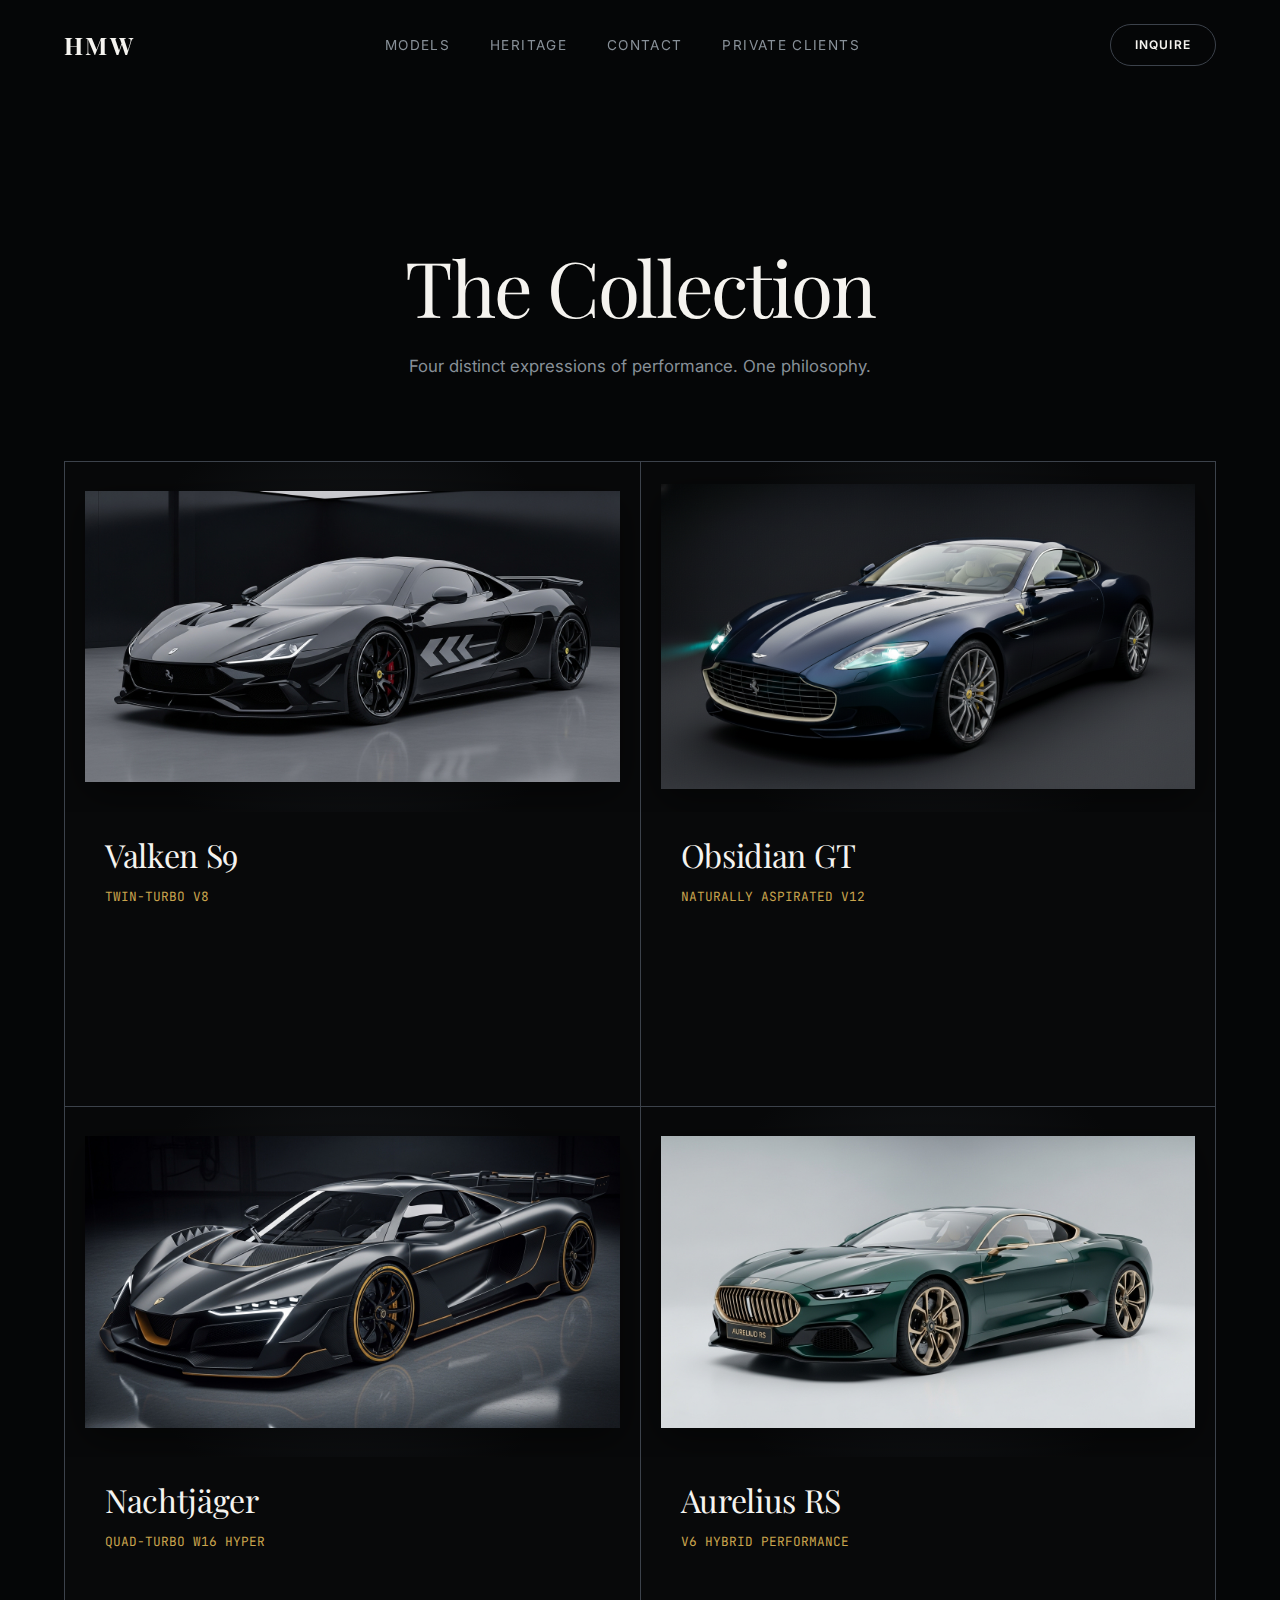
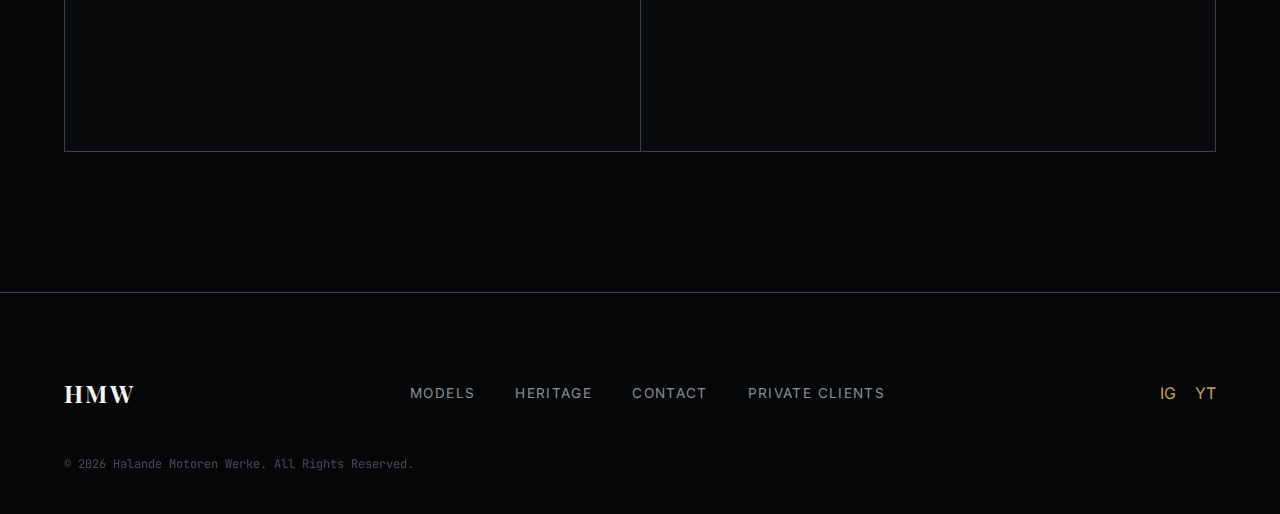
<file: models.html>
<!DOCTYPE html>
<html lang="en">

<head>
    <meta charset="UTF-8">
    <meta name="viewport" content="width=device-width, initial-scale=1.0">
    <title>HMW | Models</title>
    <link rel="preconnect" href="https://fonts.googleapis.com">
    <link rel="preconnect" href="https://fonts.gstatic.com" crossorigin>
    <link
        href="https://fonts.googleapis.com/css2?family=Inter:wght@300;400;500;600&family=JetBrains+Mono:wght@400;500&family=Playfair+Display:ital,wght@0,400;0,600;0,700;1,400&display=swap"
        rel="stylesheet">
    <link rel="stylesheet" href="css/style.css">
</head>

<body>
    <header class="site-header">
        <div class="container nav-container">
            <a href="index.html" class="logo">HMW</a>
            <nav class="nav-links">
                <a href="models.html" class="active">Models</a>
                <a href="heritage.html">Heritage</a>
                <a href="contact.html">Contact</a>
                <a href="inquire.html">Private Clients</a>
            </nav>
            <a href="inquire.html" class="btn btn-secondary" style="padding: 10px 24px; font-size: 0.75rem;">Inquire</a>
        </div>
    </header>

    <main style="padding-top: 100px;">
        <section class="section-padding">
            <div class="container">
                <h1 class="text-center fade-up" style="margin-bottom: 20px;">The Collection</h1>
                <p class="text-center fade-up"
                    style="max-width: 600px; margin: 0 auto 80px; color: var(--color-text-muted);">
                    Four distinct expressions of performance. One philosophy.
                </p>

                <div class="models-grid fade-up">
                    <!-- Model 1 -->
                    <a href="valken-s9.html" class="model-card">
                        <div class="model-image-container">
                            <img src="assets/Car images/HMW Valken S9.jpeg" alt="HMW Valken S9" class="model-img">
                        </div>
                        <div class="model-header">
                            <h3 class="model-name">Valken S9</h3>
                            <span class="model-engine">Twin-Turbo V8</span>
                        </div>
                        <div class="model-specs">
                            <div class="spec-item"><span class="spec-label">Power</span><span class="spec-val">820
                                    HP</span></div>
                            <div class="spec-item"><span class="spec-label">0-100 km/h</span><span
                                    class="spec-val">2.7s</span></div>
                            <div class="spec-item"><span class="spec-label">Price</span><span class="spec-val">From
                                    $285k</span></div>
                        </div>
                    </a>
                    <!-- Model 2 -->
                    <a href="obsidian-gt.html" class="model-card">
                        <div class="model-image-container">
                            <img src="assets/Car images/HMW Obsidian V12 GT.png" alt="HMW Obsidian V12 GT"
                                class="model-img">
                        </div>
                        <div class="model-header">
                            <h3 class="model-name">Obsidian GT</h3>
                            <span class="model-engine">Naturally Aspirated V12</span>
                        </div>
                        <div class="model-specs">
                            <div class="spec-item"><span class="spec-label">Power</span><span class="spec-val">950
                                    HP</span></div>
                            <div class="spec-item"><span class="spec-label">0-100 km/h</span><span
                                    class="spec-val">2.9s</span></div>
                            <div class="spec-item"><span class="spec-label">Price</span><span class="spec-val">From
                                    $450k</span></div>
                        </div>
                    </a>
                    <!-- Model 3 -->
                    <a href="nachtjager-w16.html" class="model-card">
                        <div class="model-image-container">
                            <img src="assets/Car images/HMW Nachtjäger W16 Hyper.jpeg" alt="HMW Nachtjäger W16 Hyper"
                                class="model-img">
                        </div>
                        <div class="model-header">
                            <h3 class="model-name">Nachtjäger</h3>
                            <span class="model-engine">Quad-Turbo W16 Hyper</span>
                        </div>
                        <div class="model-specs">
                            <div class="spec-item"><span class="spec-label">Power</span><span class="spec-val">1,400
                                    HP</span></div>
                            <div class="spec-item"><span class="spec-label">0-100 km/h</span><span
                                    class="spec-val">2.1s</span></div>
                            <div class="spec-item"><span class="spec-label">Price</span><span
                                    class="spec-val">Inquire</span></div>
                        </div>
                    </a>
                    <!-- Model 4 -->
                    <a href="aurelius-rs.html" class="model-card">
                        <div class="model-image-container">
                            <img src="assets/Car images/HMW Aurelius RS.jpeg" alt="HMW Aurelius RS" class="model-img">
                        </div>
                        <div class="model-header">
                            <h3 class="model-name">Aurelius RS</h3>
                            <span class="model-engine">V6 Hybrid Performance</span>
                        </div>
                        <div class="model-specs">
                            <div class="spec-item"><span class="spec-label">Power</span><span class="spec-val">720
                                    HP</span></div>
                            <div class="spec-item"><span class="spec-label">0-100 km/h</span><span
                                    class="spec-val">2.6s</span></div>
                            <div class="spec-item"><span class="spec-label">Price</span><span class="spec-val">From
                                    $210k</span></div>
                        </div>
                    </a>
                </div>
            </div>
        </section>
    </main>

    <footer class="site-footer">
        <div class="container">
            <div class="footer-content">
                <a href="#" class="logo">HMW</a>
                <nav class="nav-links">
                    <a href="models.html">Models</a>
                    <a href="heritage.html">Heritage</a>
                    <a href="contact.html">Contact</a>
                    <a href="inquire.html">Private Clients</a>
                </nav>
                <div class="socials" style="color: var(--color-gold);">
                    <a href="https://www.instagram.com/manthanhustles/" target="_blank"
                        style="text-decoration:none; color:inherit; margin-right:15px;">IG</a>
                    <a href="https://www.youtube.com/@ManthanHalandeyt" target="_blank"
                        style="text-decoration:none; color:inherit;">YT</a>
                </div>
            </div>
            <p class="copyright">&copy; 2026 Halande Motoren Werke. All Rights Reserved.</p>
        </div>
    </footer>

    <script>
        setTimeout(() => {
            document.querySelectorAll('.fade-up').forEach(el => {
                el.style.opacity = '1';
                el.style.transform = 'translateY(0)';
            });
        }, 100);
    </script>
</body>

</html>
</file>
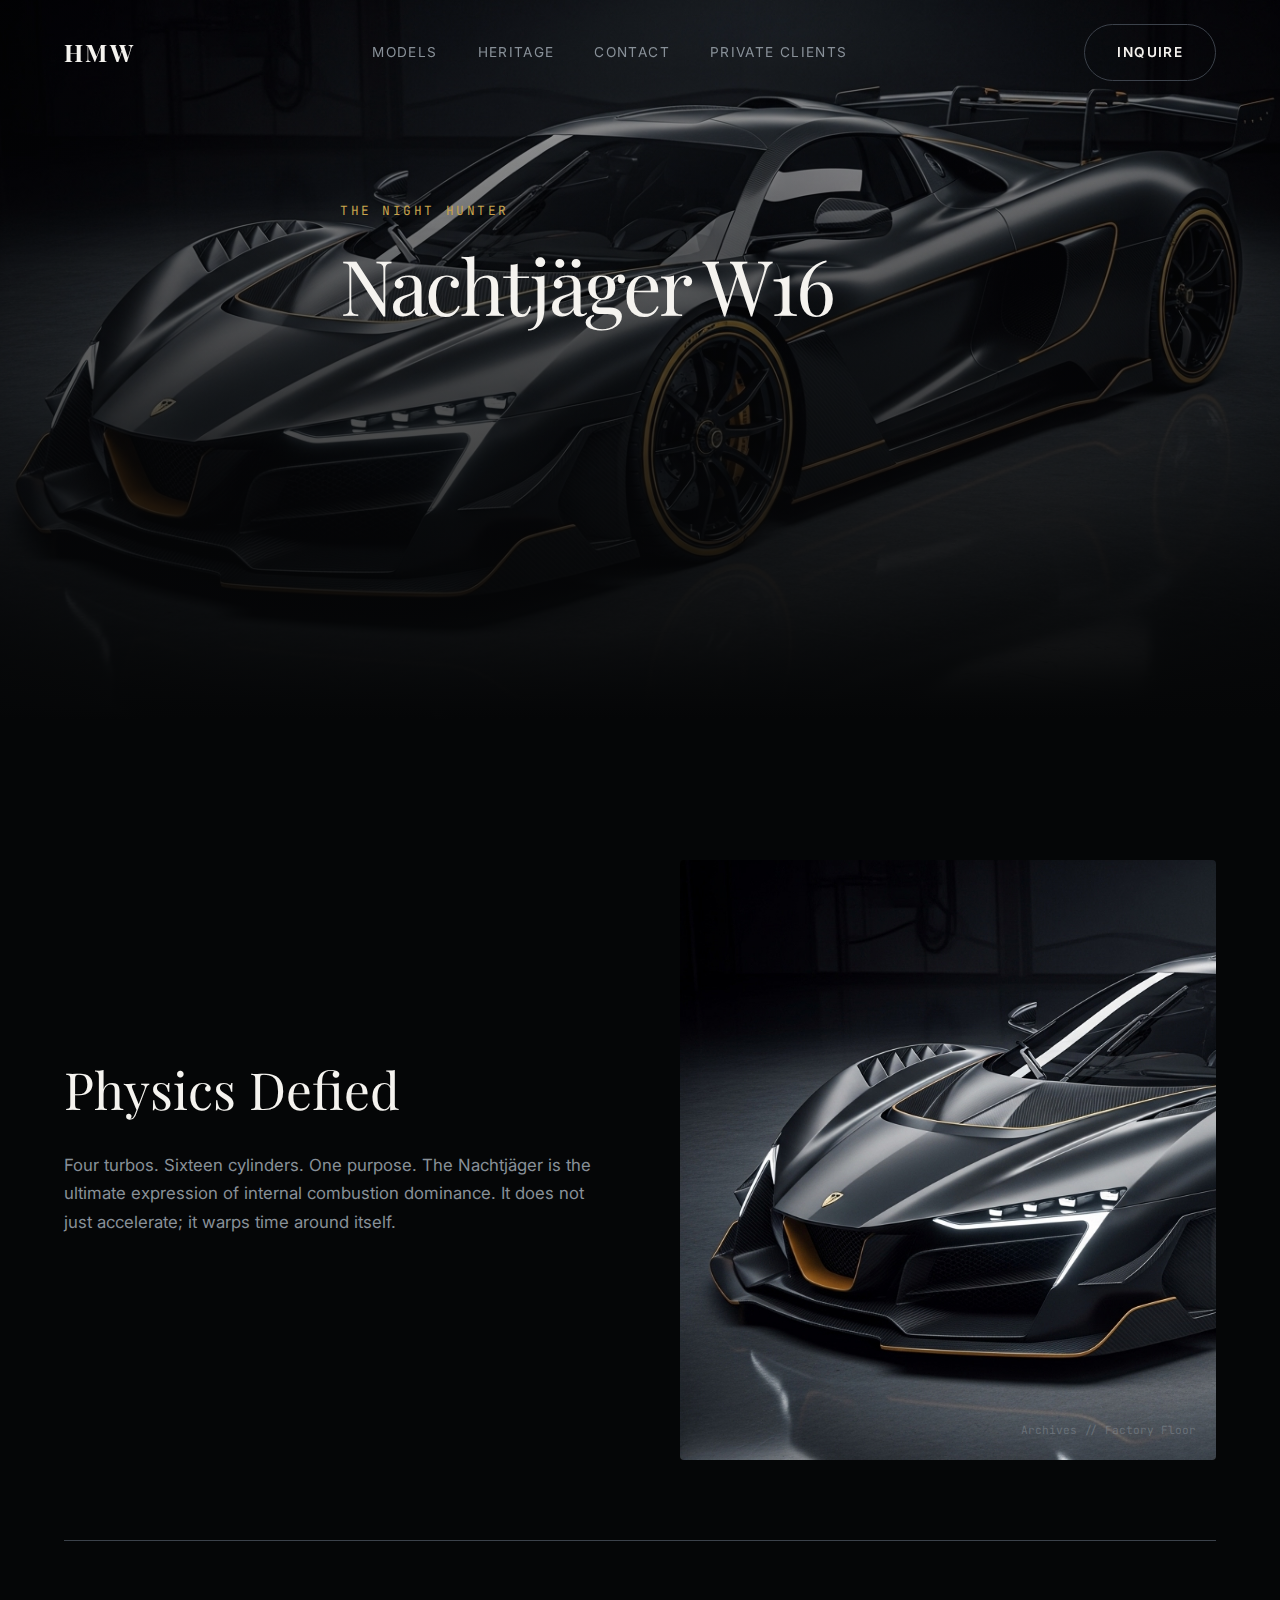
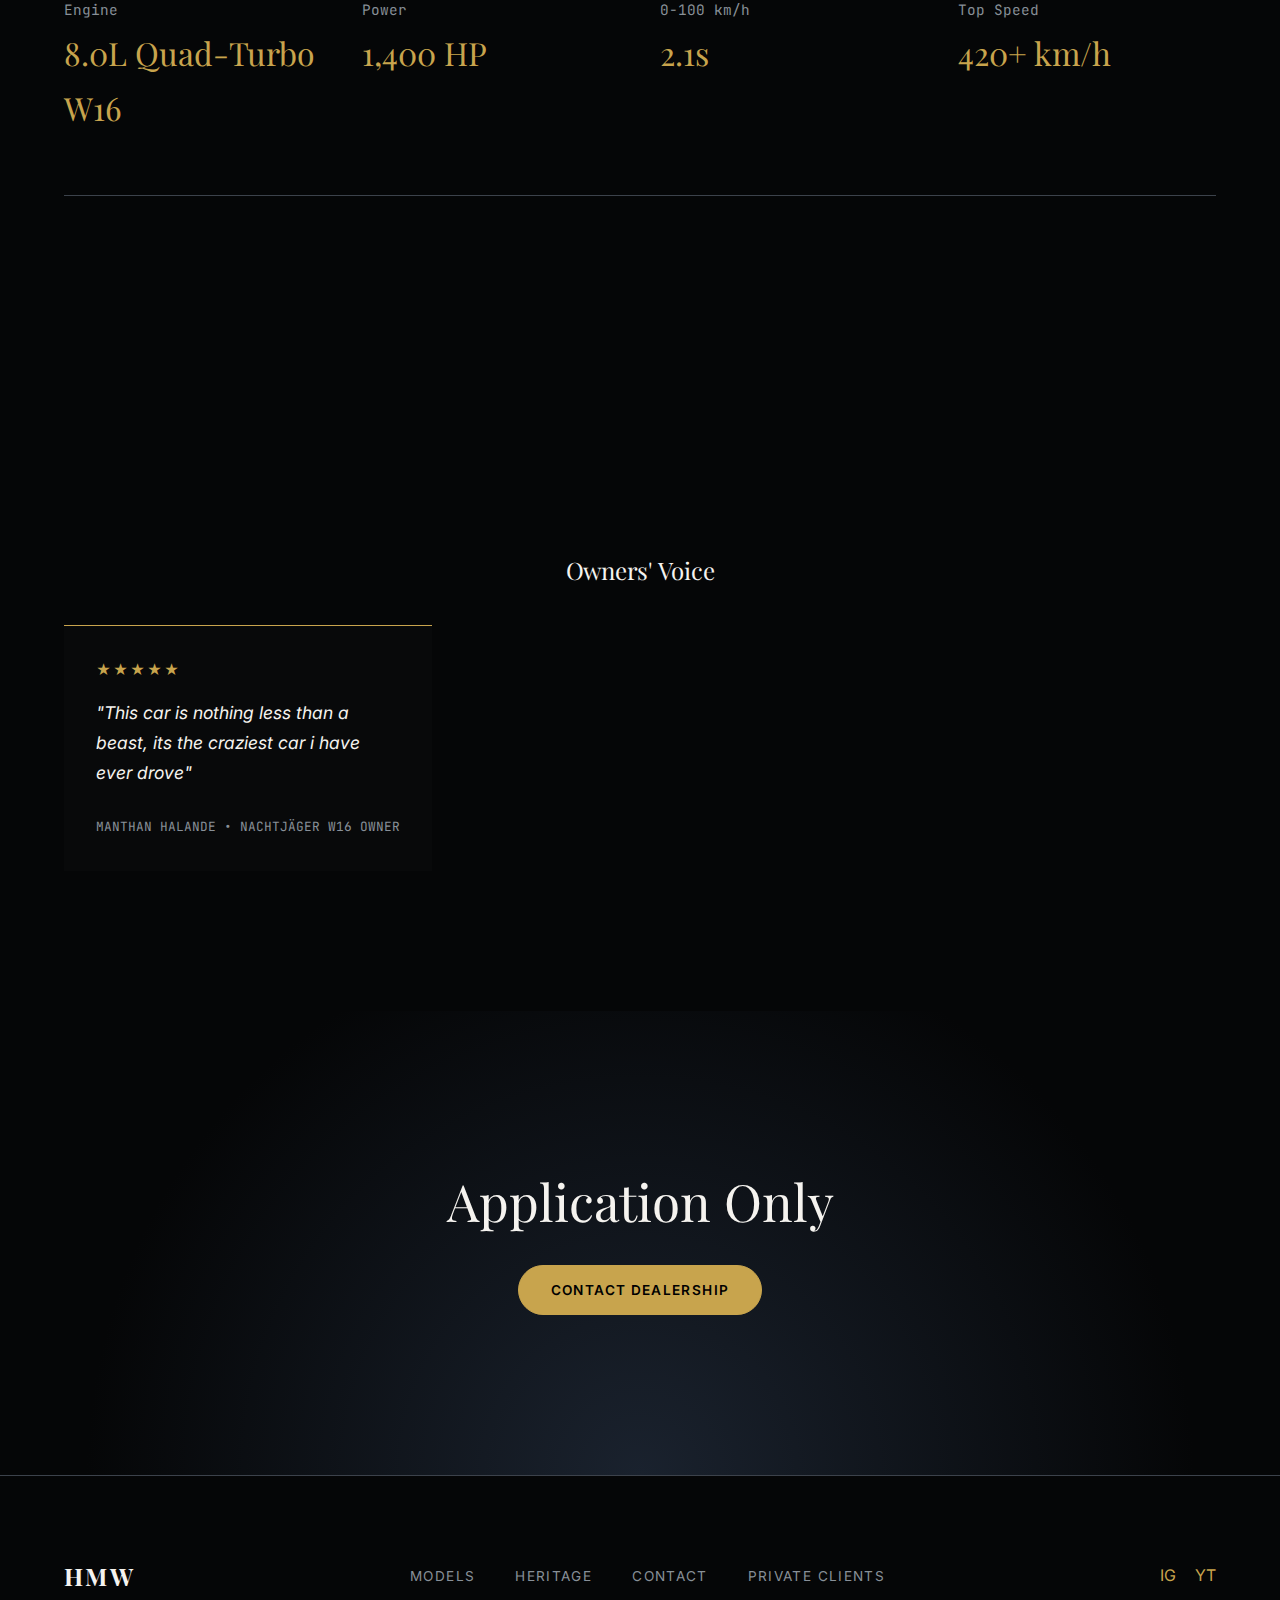
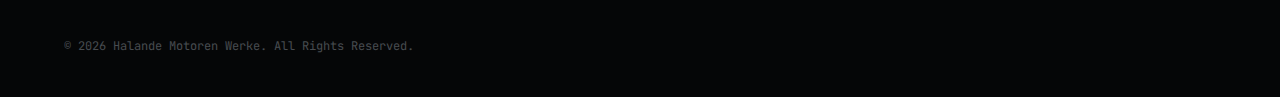
<file: nachtjager-w16.html>
<!DOCTYPE html>
<html lang="en">

<head>
    <meta charset="UTF-8">
    <meta name="viewport" content="width=device-width, initial-scale=1.0">
    <title>HMW Nachtjäger | W16 Hypercar</title>
    <link rel="preconnect" href="https://fonts.googleapis.com">
    <link rel="preconnect" href="https://fonts.gstatic.com" crossorigin>
    <link
        href="https://fonts.googleapis.com/css2?family=Inter:wght@300;400;500;600&family=JetBrains+Mono:wght@400;500&family=Playfair+Display:ital,wght@0,400;0,600;0,700;1,400&display=swap"
        rel="stylesheet">
    <link rel="stylesheet" href="css/style.css">
    <style>
        .detail-hero {
            height: 80vh;
            background: url('assets/Car images/HMW Nachtjäger W16 Hyper.jpeg') no-repeat center center/cover;
            position: relative;
        }

        .detail-hero::after {
            content: '';
            position: absolute;
            inset: 0;
            background: linear-gradient(to bottom, rgba(5, 6, 7, 0.3), var(--color-bg-deep));
        }

        .spec-grid-detail {
            display: grid;
            grid-template-columns: repeat(auto-fit, minmax(200px, 1fr));
            gap: 40px;
            margin: 80px 0;
            border-top: 1px solid var(--color-border);
            border-bottom: 1px solid var(--color-border);
            padding: 60px 0;
        }

        .spec-box h4 {
            font-family: var(--font-tech);
            color: var(--color-text-muted);
            font-size: 0.9rem;
            margin-bottom: 8px;
        }

        .spec-box p {
            font-size: 2rem;
            color: var(--color-gold);
            font-family: var(--font-heading);
            margin: 0;
        }
    </style>
</head>

<body>
    <header class="site-header">
        <div class="container nav-container">
            <a href="index.html" class="logo">HMW</a>
            <nav class="nav-links">
                <a href="models.html">Models</a>
                <a href="heritage.html">Heritage</a>
                <a href="contact.html">Contact</a>
                <a href="inquire.html">Private Clients</a>
            </nav>
            <a href="inquire.html" class="btn btn-secondary">Inquire</a>
        </div>
    </header>

    <main>
        <section class="detail-hero">
            <div class="container hero-content" style="z-index: 2; position: relative; padding-top: 200px;">
                <span class="hero-tagline">The Night Hunter</span>
                <h1>Nachtjäger W16</h1>
            </div>
        </section>

        <section class="container section-padding">
            <div class="brand-story">
                <div class="story-content">
                    <h2>Physics Defied</h2>
                    <p>Four turbos. Sixteen cylinders. One purpose. The Nachtjäger is the ultimate expression of
                        internal combustion dominance. It does not just accelerate; it warps time around itself.</p>
                </div>
                <div class="story-visual"
                    style="background-image: url('assets/Car images/HMW Nachtjäger W16 Hyper.jpeg'); background-size: cover;">
                </div>
            </div>

            <div class="spec-grid-detail">
                <div class="spec-box">
                    <h4>Engine</h4>
                    <p>8.0L Quad-Turbo W16</p>
                </div>
                <div class="spec-box">
                    <h4>Power</h4>
                    <p>1,400 HP</p>
                </div>
                <div class="spec-box">
                    <h4>0-100 km/h</h4>
                    <p>2.1s</p>
                </div>
                <div class="spec-box">
                    <h4>Top Speed</h4>
                    <p>420+ km/h</p>
                </div>
            </div>
        </section>


        <section class="container section-padding">
            <h3 class="text-center" style="margin-bottom: 40px; font-family: var(--font-heading);">Owners' Voice</h3>
            <div id="nacht-reviews" class="reviews-grid">
                <!-- Reviews loaded via JS -->
            </div>
        </section>

        <section id="inquire" class="final-cta text-center">
            <div class="container">
                <h2>Application Only</h2>
                <button class="btn btn-primary" onclick="window.location.href='inquire.html'">Contact
                    Dealership</button>
            </div>
        </section>
    </main>

    <footer class="site-footer">
        <div class="container">
            <div class="footer-content">
                <a href="index.html" class="logo">HMW</a>
                <nav class="nav-links">
                    <a href="models.html">Models</a>
                    <a href="heritage.html">Heritage</a>
                    <a href="contact.html">Contact</a>
                    <a href="inquire.html">Private Clients</a>
                </nav>
                <div class="socials" style="color: var(--color-gold);">
                    <a href="https://www.instagram.com/manthanhustles/" target="_blank"
                        style="text-decoration:none; color:inherit; margin-right:15px;">IG</a>
                    <a href="https://www.youtube.com/@ManthanHalandeyt" target="_blank"
                        style="text-decoration:none; color:inherit;">YT</a>
                </div>
            </div>
            <p class="copyright">&copy; 2026 Halande Motoren Werke. All Rights Reserved.</p>
        </div>
    </footer>

    <script type="module">
        import { fetchReviews } from './js/reviews.js';
        fetchReviews('nacht-reviews', 'Nachtjäger W16');
    </script>
</body>

</html>
</file>
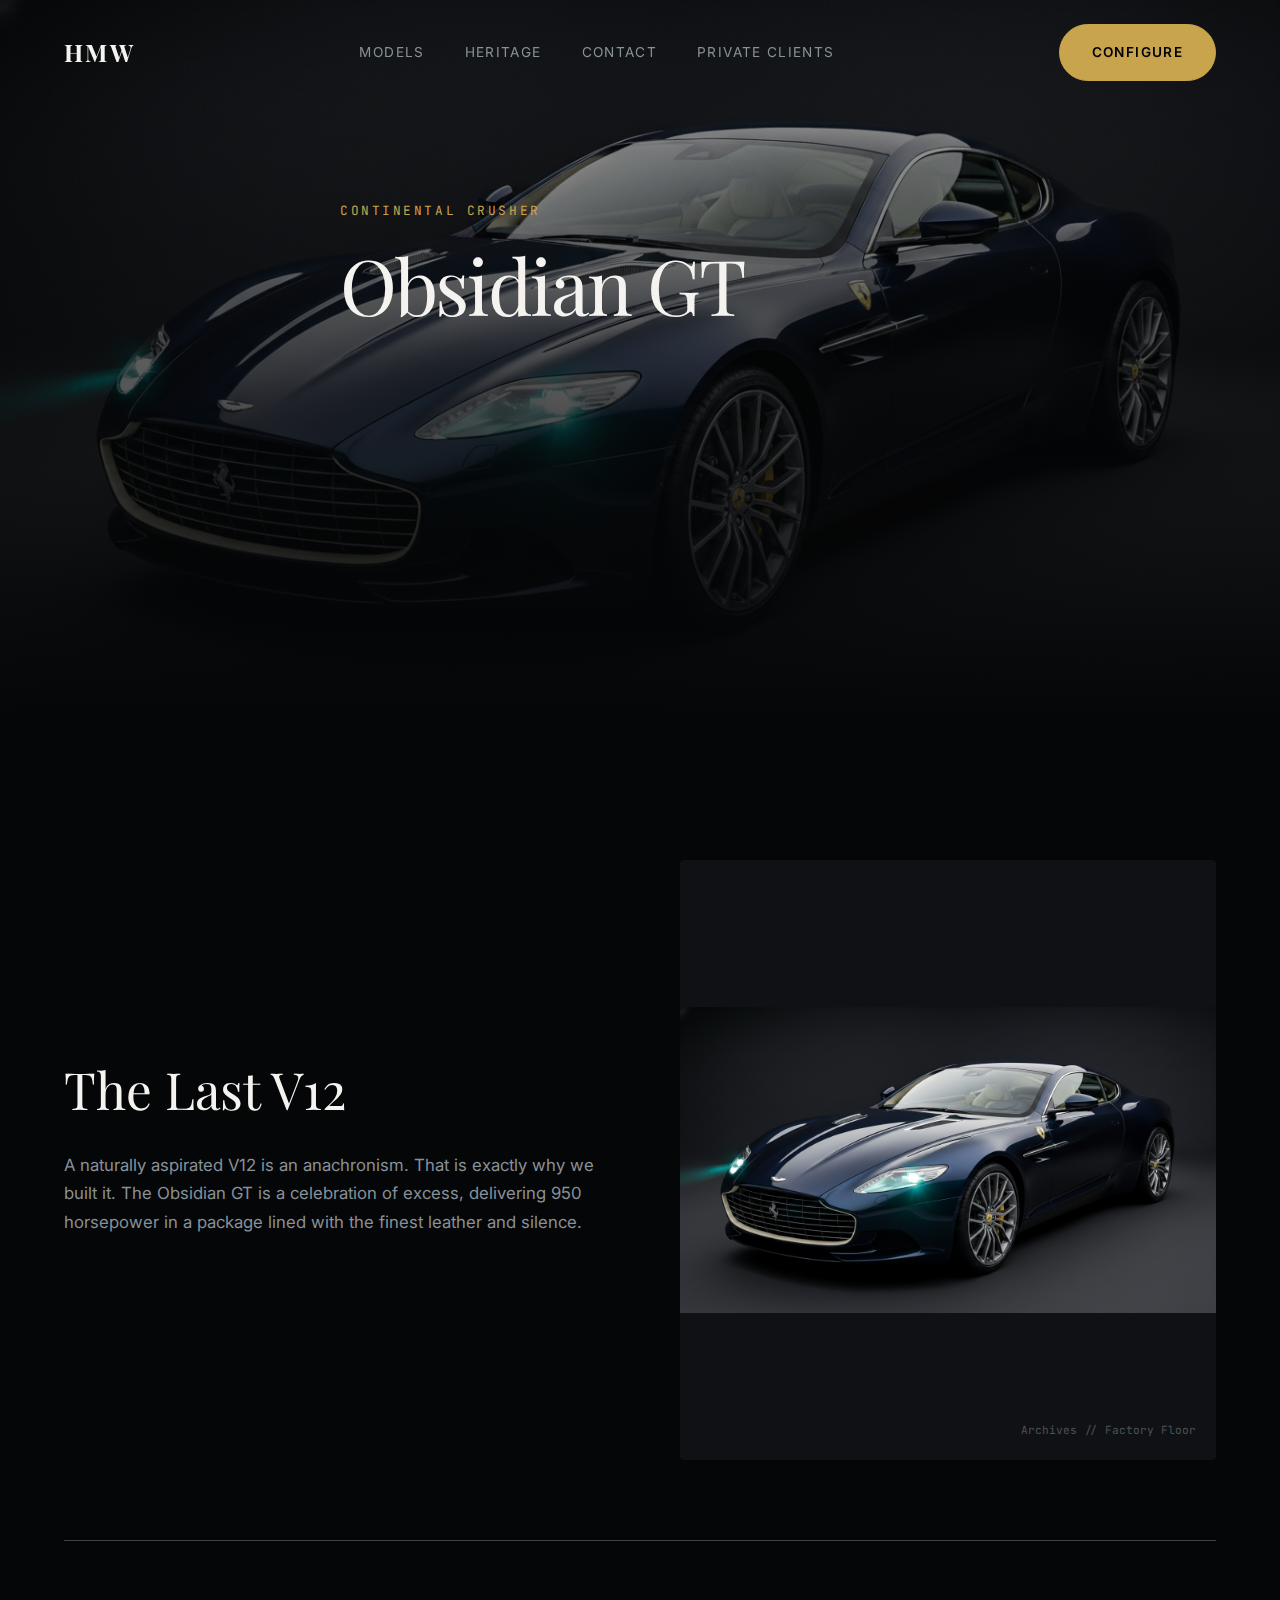
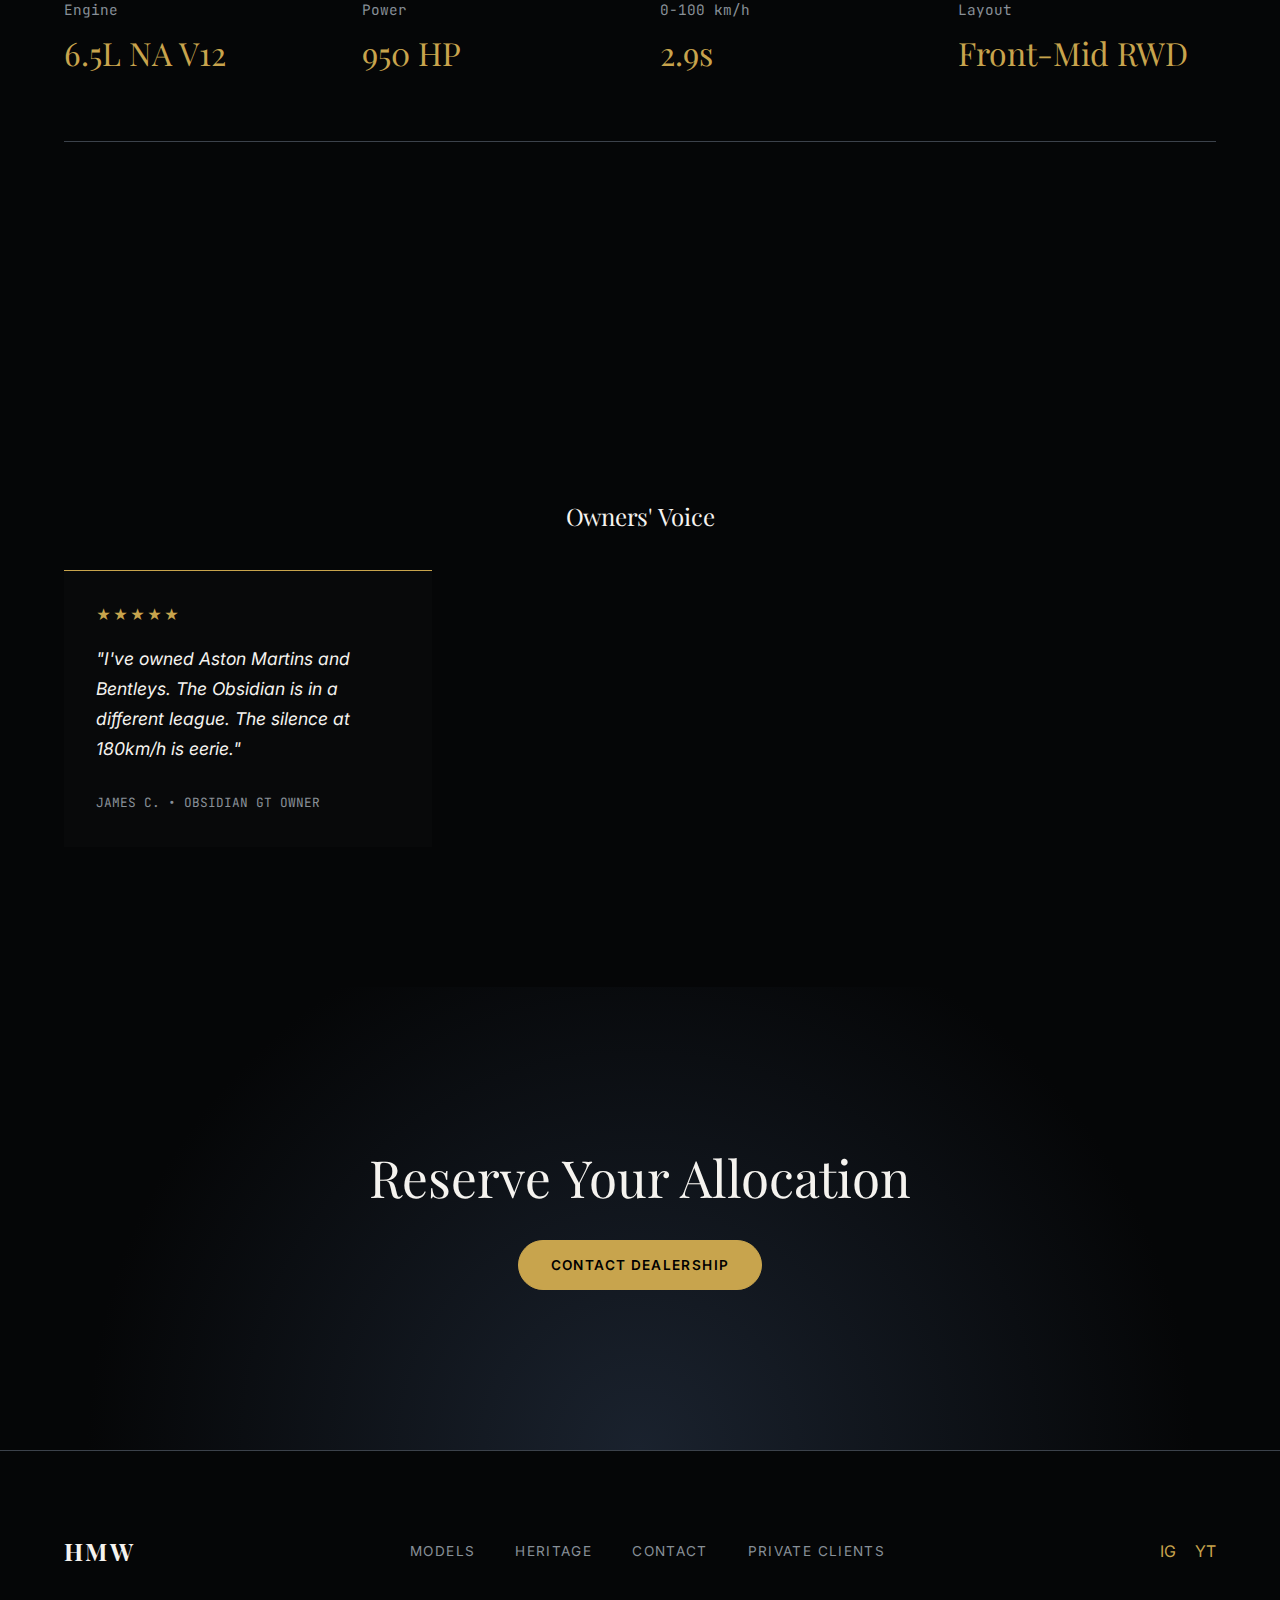
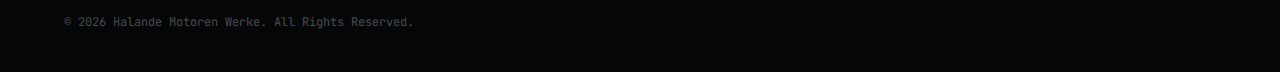
<file: obsidian-gt.html>
<!DOCTYPE html>
<html lang="en">

<head>
    <meta charset="UTF-8">
    <meta name="viewport" content="width=device-width, initial-scale=1.0">
    <title>HMW Obsidian GT | The Grand Tourer</title>
    <link rel="preconnect" href="https://fonts.googleapis.com">
    <link rel="preconnect" href="https://fonts.gstatic.com" crossorigin>
    <link
        href="https://fonts.googleapis.com/css2?family=Inter:wght@300;400;500;600&family=JetBrains+Mono:wght@400;500&family=Playfair+Display:ital,wght@0,400;0,600;0,700;1,400&display=swap"
        rel="stylesheet">
    <link rel="stylesheet" href="css/style.css">
    <style>
        .detail-hero {
            height: 80vh;
            background: url('assets/Car images/HMW Obsidian V12 GT.png') no-repeat center center/cover;
            position: relative;
        }

        .detail-hero::after {
            content: '';
            position: absolute;
            inset: 0;
            background: linear-gradient(to bottom, rgba(5, 6, 7, 0.3), var(--color-bg-deep));
        }

        .spec-grid-detail {
            display: grid;
            grid-template-columns: repeat(auto-fit, minmax(200px, 1fr));
            gap: 40px;
            margin: 80px 0;
            border-top: 1px solid var(--color-border);
            border-bottom: 1px solid var(--color-border);
            padding: 60px 0;
        }

        .spec-box h4 {
            font-family: var(--font-tech);
            color: var(--color-text-muted);
            font-size: 0.9rem;
            margin-bottom: 8px;
        }

        .spec-box p {
            font-size: 2rem;
            color: var(--color-gold);
            font-family: var(--font-heading);
            margin: 0;
        }
    </style>
</head>

<body>
    <header class="site-header">
        <div class="container nav-container">
            <a href="index.html" class="logo">HMW</a>
            <nav class="nav-links">
                <a href="models.html">Models</a>
                <a href="heritage.html">Heritage</a>
                <a href="contact.html">Contact</a>
                <a href="inquire.html">Private Clients</a>
            </nav>
            <a href="inquire.html" class="btn btn-primary">Configure</a>
        </div>
    </header>

    <main>
        <section class="detail-hero">
            <div class="container hero-content" style="z-index: 2; position: relative; padding-top: 200px;">
                <span class="hero-tagline">Continental Crusher</span>
                <h1>Obsidian GT</h1>
            </div>
        </section>

        <section class="container section-padding">
            <div class="brand-story">
                <div class="story-content">
                    <h2>The Last V12</h2>
                    <p>A naturally aspirated V12 is an anachronism. That is exactly why we built it. The Obsidian GT is
                        a celebration of excess, delivering 950 horsepower in a package lined with the finest leather
                        and silence.</p>
                </div>
                <div class="story-visual"
                    style="background-image: url('assets/Car images/HMW Obsidian V12 GT.png'); background-size: contain; background-repeat: no-repeat; background-position: center;">
                </div>
            </div>

            <div class="spec-grid-detail">
                <div class="spec-box">
                    <h4>Engine</h4>
                    <p>6.5L NA V12</p>
                </div>
                <div class="spec-box">
                    <h4>Power</h4>
                    <p>950 HP</p>
                </div>
                <div class="spec-box">
                    <h4>0-100 km/h</h4>
                    <p>2.9s</p>
                </div>
                <div class="spec-box">
                    <h4>Layout</h4>
                    <p>Front-Mid RWD</p>
                </div>
            </div>
        </section>


        <section class="container section-padding">
            <h3 class="text-center" style="margin-bottom: 40px; font-family: var(--font-heading);">Owners' Voice</h3>
            <div id="obsidian-reviews" class="reviews-grid">
                <!-- Reviews loaded via JS -->
            </div>
        </section>

        <section id="inquire" class="final-cta text-center">
            <div class="container">
                <h2>Reserve Your Allocation</h2>
                <button class="btn btn-primary" onclick="window.location.href='inquire.html'">Contact
                    Dealership</button>
            </div>
        </section>
    </main>

    <footer class="site-footer">
        <div class="container">
            <div class="footer-content">
                <a href="index.html" class="logo">HMW</a>
                <nav class="nav-links">
                    <a href="models.html">Models</a>
                    <a href="heritage.html">Heritage</a>
                    <a href="contact.html">Contact</a>
                    <a href="inquire.html">Private Clients</a>
                </nav>
                <div class="socials" style="color: var(--color-gold);">
                    <a href="https://www.instagram.com/manthanhustles/" target="_blank"
                        style="text-decoration:none; color:inherit; margin-right:15px;">IG</a>
                    <a href="https://www.youtube.com/@ManthanHalandeyt" target="_blank"
                        style="text-decoration:none; color:inherit;">YT</a>
                </div>
            </div>
            <p class="copyright">&copy; 2026 Halande Motoren Werke. All Rights Reserved.</p>
        </div>
    </footer>

    <script type="module">
        import { fetchReviews } from './js/reviews.js';
        fetchReviews('obsidian-reviews', 'Obsidian GT');
    </script>
</body>

</html>
</file>
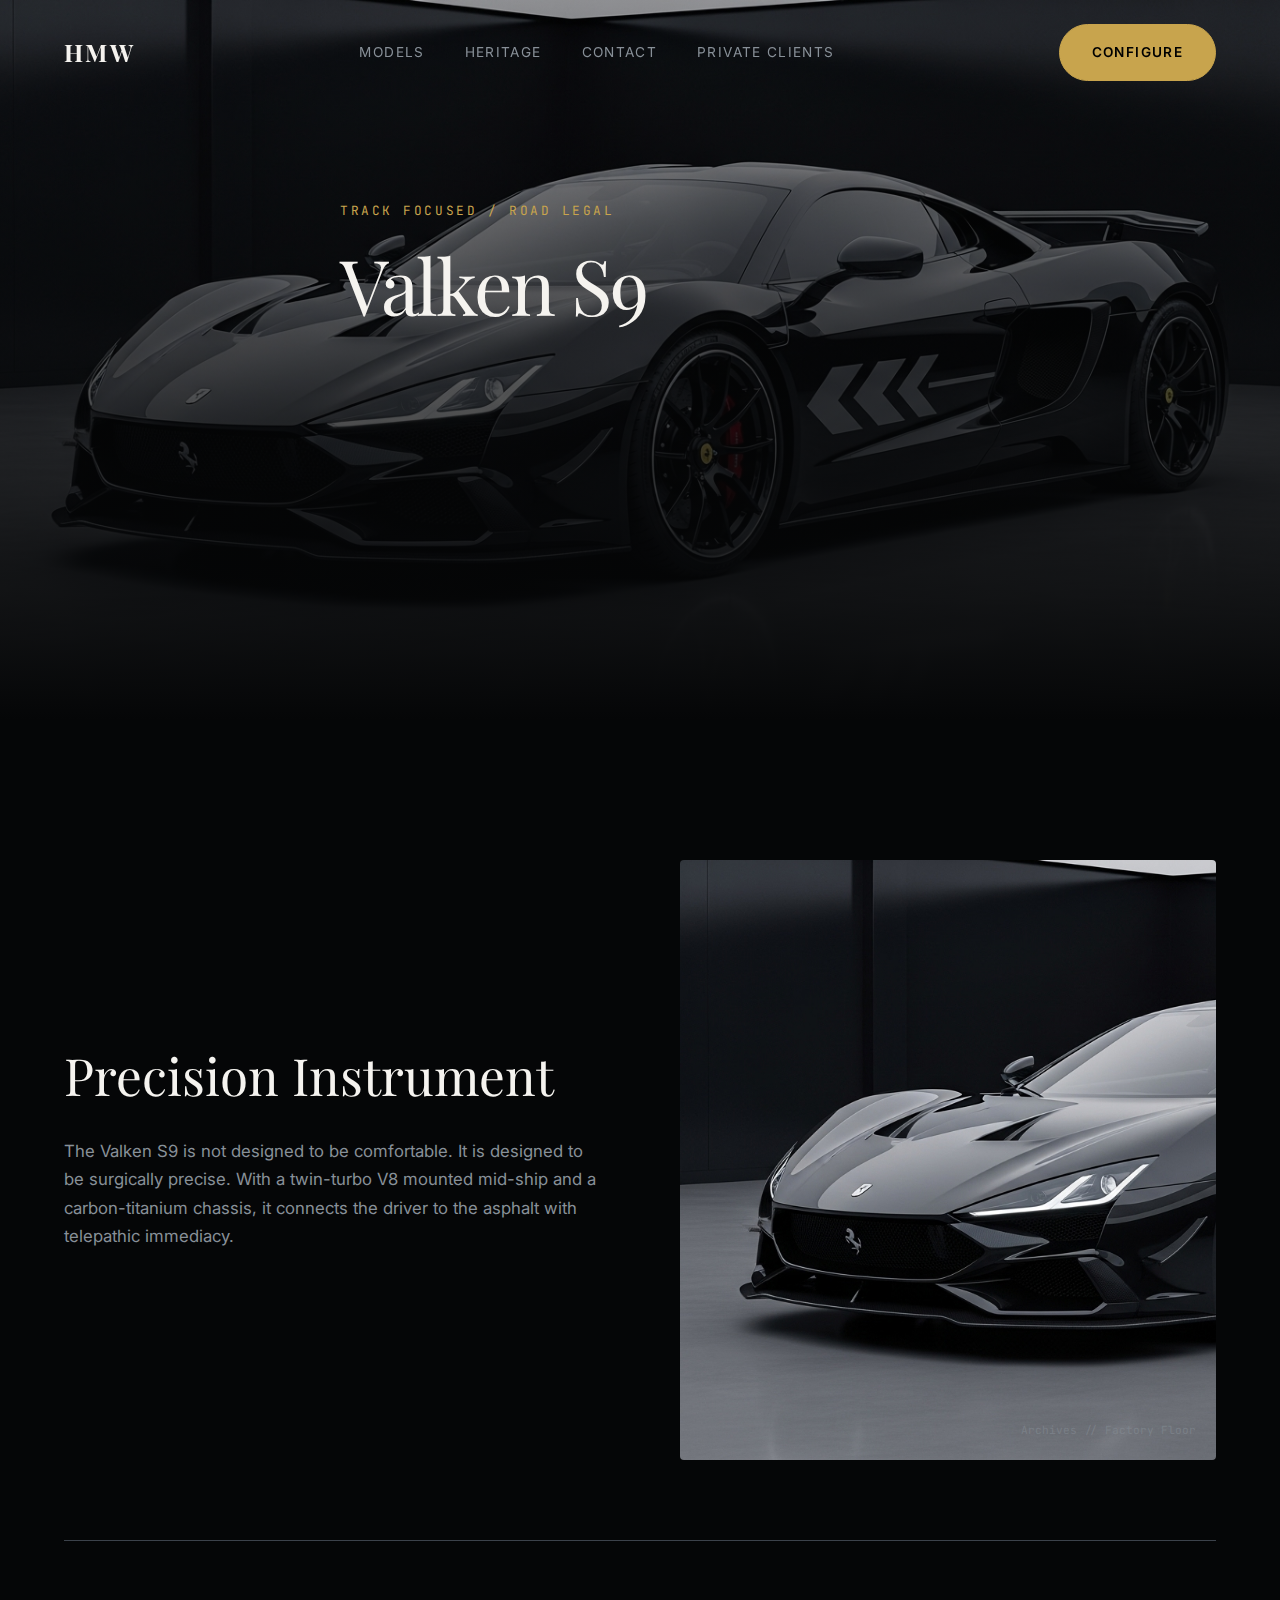
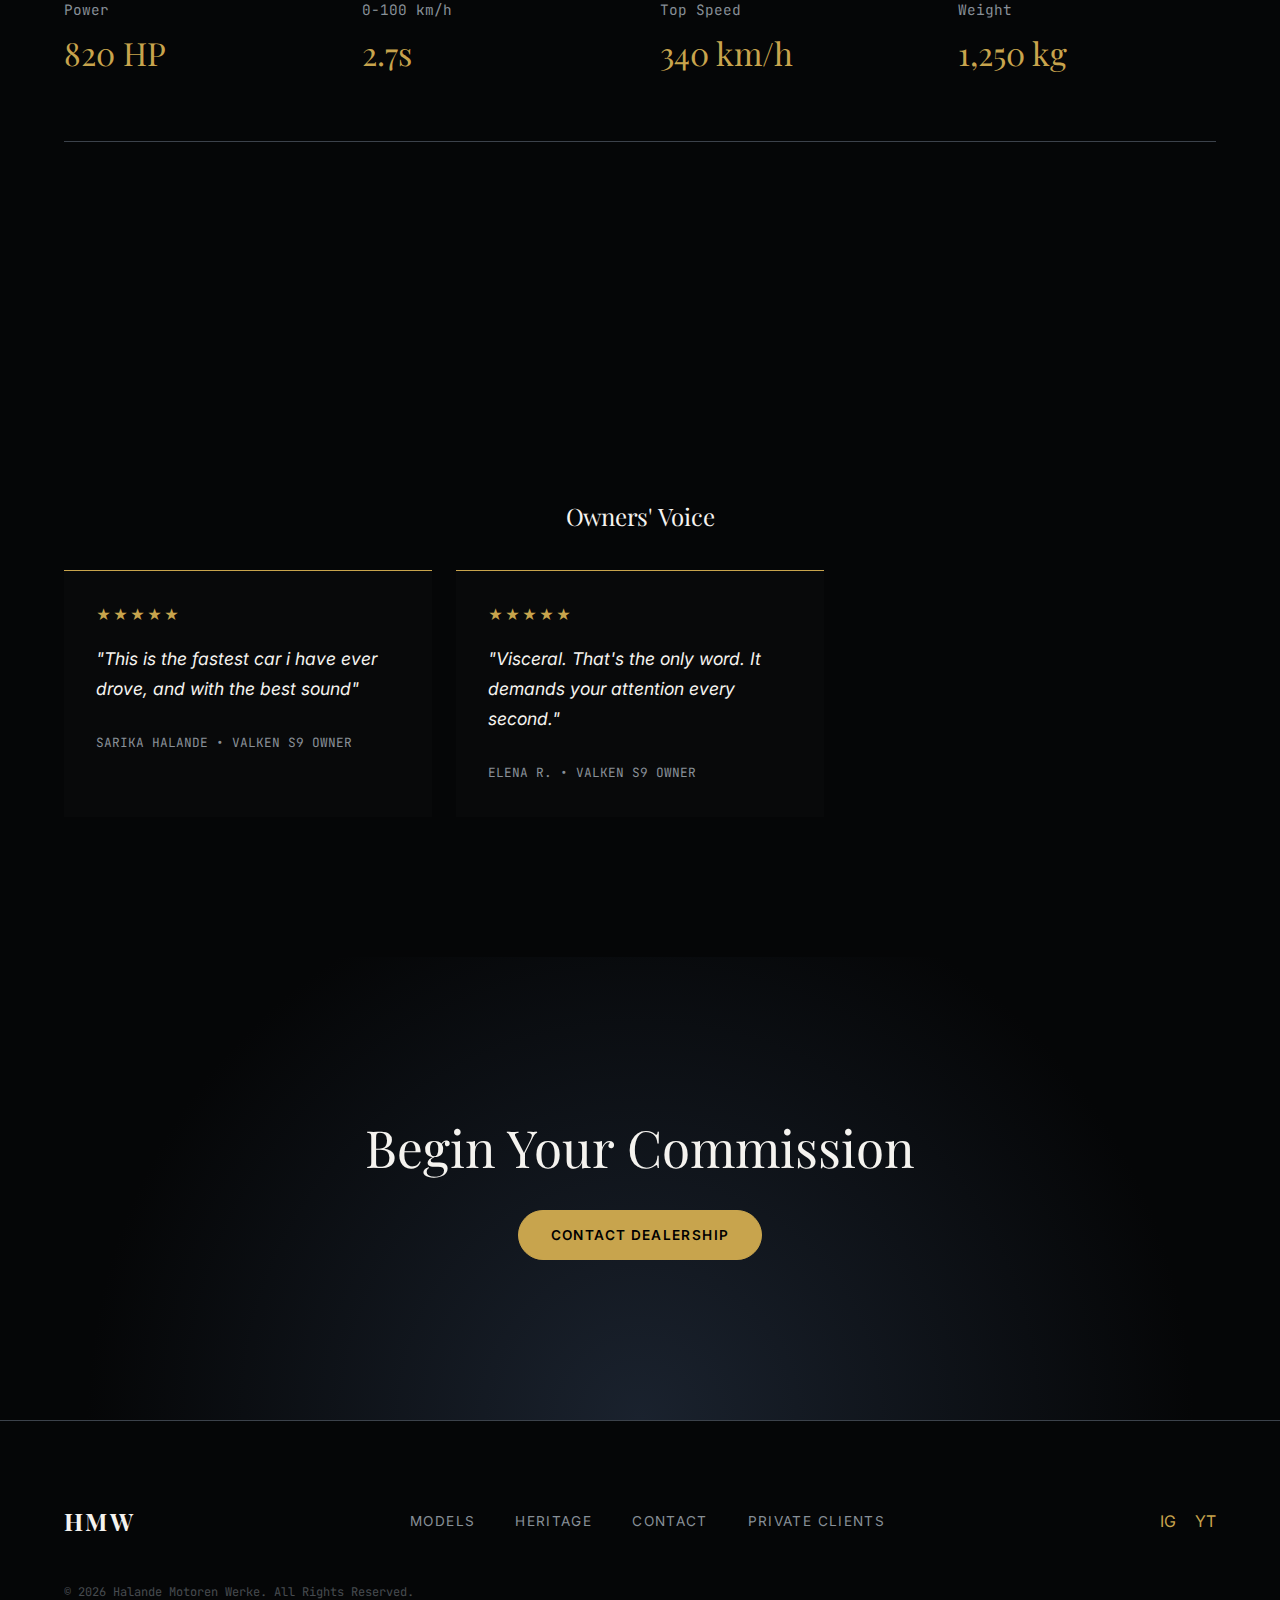
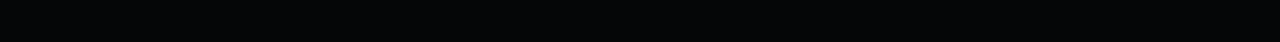
<file: valken-s9.html>
<!DOCTYPE html>
<html lang="en">

<head>
    <meta charset="UTF-8">
    <meta name="viewport" content="width=device-width, initial-scale=1.0">
    <title>HMW Valken S9 | The Apex of Agility</title>
    <link rel="preconnect" href="https://fonts.googleapis.com">
    <link rel="preconnect" href="https://fonts.gstatic.com" crossorigin>
    <link
        href="https://fonts.googleapis.com/css2?family=Inter:wght@300;400;500;600&family=JetBrains+Mono:wght@400;500&family=Playfair+Display:ital,wght@0,400;0,600;0,700;1,400&display=swap"
        rel="stylesheet">
    <link rel="stylesheet" href="css/style.css">
    <style>
        /* Detail Page Specific Overrides */
        .detail-hero {
            height: 80vh;
            background: url('assets/Car images/HMW Valken S9.jpeg') no-repeat center center/cover;
            position: relative;
        }

        .detail-hero::after {
            content: '';
            position: absolute;
            inset: 0;
            background: linear-gradient(to bottom, rgba(5, 6, 7, 0.3), var(--color-bg-deep));
        }

        .spec-grid-detail {
            display: grid;
            grid-template-columns: repeat(auto-fit, minmax(200px, 1fr));
            gap: 40px;
            margin: 80px 0;
            border-top: 1px solid var(--color-border);
            border-bottom: 1px solid var(--color-border);
            padding: 60px 0;
        }

        .spec-box h4 {
            font-family: var(--font-tech);
            color: var(--color-text-muted);
            font-size: 0.9rem;
            margin-bottom: 8px;
        }

        .spec-box p {
            font-size: 2rem;
            color: var(--color-gold);
            font-family: var(--font-heading);
            margin: 0;
        }
    </style>
</head>

<body>
    <header class="site-header">
        <div class="container nav-container">
            <a href="index.html" class="logo">HMW</a>
            <nav class="nav-links">
                <a href="models.html">Models</a>
                <a href="heritage.html">Heritage</a>
                <a href="contact.html">Contact</a>
                <a href="inquire.html">Private Clients</a>
            </nav>
            <a href="inquire.html" class="btn btn-primary">Configure</a>
        </div>
    </header>

    <main>
        <section class="detail-hero">
            <div class="container hero-content" style="z-index: 2; position: relative; padding-top: 200px;">
                <span class="hero-tagline">Track Focused / Road Legal</span>
                <h1>Valken S9</h1>
            </div>
        </section>

        <section class="container section-padding">
            <div class="brand-story">
                <div class="story-content">
                    <h2>Precision Instrument</h2>
                    <p>The Valken S9 is not designed to be comfortable. It is designed to be surgically precise. With a
                        twin-turbo V8 mounted mid-ship and a carbon-titanium chassis, it connects the driver to the
                        asphalt with telepathic immediacy.</p>
                </div>
                <div class="story-visual"
                    style="background-image: url('assets/Car images/HMW Valken S9.jpeg'); background-size: cover;">
                </div>
            </div>

            <div class="spec-grid-detail">
                <div class="spec-box">
                    <h4>Power</h4>
                    <p>820 HP</p>
                </div>
                <div class="spec-box">
                    <h4>0-100 km/h</h4>
                    <p>2.7s</p>
                </div>
                <div class="spec-box">
                    <h4>Top Speed</h4>
                    <p>340 km/h</p>
                </div>
                <div class="spec-box">
                    <h4>Weight</h4>
                    <p>1,250 kg</p>
                </div>
            </div>
        </section>


        <section class="container section-padding">
            <h3 class="text-center" style="margin-bottom: 40px; font-family: var(--font-heading);">Owners' Voice</h3>
            <div id="valken-reviews" class="reviews-grid">
                <!-- Reviews loaded via JS -->
            </div>
        </section>

        <section id="inquire" class="final-cta text-center">
            <div class="container">
                <h2>Begin Your Commission</h2>
                <button class="btn btn-primary" onclick="window.location.href='inquire.html'">Contact
                    Dealership</button>
            </div>
        </section>
    </main>

    <footer class="site-footer">
        <div class="container">
            <div class="footer-content">
                <a href="index.html" class="logo">HMW</a>
                <nav class="nav-links">
                    <a href="models.html">Models</a>
                    <a href="heritage.html">Heritage</a>
                    <a href="contact.html">Contact</a>
                    <a href="inquire.html">Private Clients</a>
                </nav>
                <div class="socials" style="color: var(--color-gold);">
                    <a href="https://www.instagram.com/manthanhustles/" target="_blank"
                        style="text-decoration:none; color:inherit; margin-right:15px;">IG</a>
                    <a href="https://www.youtube.com/@ManthanHalandeyt" target="_blank"
                        style="text-decoration:none; color:inherit;">YT</a>
                </div>
            </div>
            <p class="copyright">&copy; 2026 Halande Motoren Werke. All Rights Reserved.</p>
        </div>
    </footer>

    <script type="module">
        import { fetchReviews } from './js/reviews.js';
        fetchReviews('valken-reviews', 'Valken S9');
    </script>
</body>

</html>
</file>
<file: css/style.css>
/* HMW Premium Design System - Redesign */
:root {
    /* Color Palette - Defined in Prompt */
    --color-bg-deep: #050607;
    /* Deep Metallic Black */
    --color-bg-subtle: #08090a;
    /* Slightly lighter for cards */
    --color-text-main: #F5F3EF;
    /* Pearl White/Ivory */
    --color-text-muted: #889098;
    /* Muted Text */
    --color-accent: #0A1A2F;
    /* Midnight Blue Performance */
    --color-neutral: #2A2F36;
    /* Gunmetal Charcoal */
    --color-gold: #C8A44D;
    /* Gold Accent Luxury */
    --color-border: #3C424B;
    /* Soft Metallic Silver */

    /* Functional Colors */
    --color-overlay: rgba(5, 6, 7, 0.85);

    /* Spacing */
    --section-spacing: 140px;
    --container-width: 1200px;
    --grid-gap: 24px;

    /* Typography */
    --font-heading: 'Playfair Display', serif;
    --font-body: 'Inter', sans-serif;
    --font-tech: 'JetBrains Mono', monospace;

    /* Easing */
    --ease-premium: cubic-bezier(0.19, 1, 0.22, 1);
    /* Expo ease out */
}

/* Reset & Base */
* {
    margin: 0;
    padding: 0;
    box-sizing: border-box;
}

body {
    background-color: var(--color-bg-deep);
    color: var(--color-text-main);
    font-family: var(--font-body);
    font-size: 16px;
    line-height: 1.7;
    overflow-x: hidden;
    -webkit-font-smoothing: antialiased;
}

h1,
h2,
h3,
h4 {
    font-family: var(--font-heading);
    font-weight: 400;
    line-height: 1.2;
    color: var(--color-text-main);
}

h1 {
    font-size: clamp(3.5rem, 6vw, 6rem);
    letter-spacing: -0.03em;
}

h2 {
    font-size: clamp(2.5rem, 4vw, 3.5rem);
    margin-bottom: 2rem;
}

h3 {
    font-size: 1.5rem;
    letter-spacing: -0.01em;
}

p {
    color: var(--color-text-muted);
    font-size: 1.05rem;
    max-width: 50ch;
}

a {
    color: inherit;
    text-decoration: none;
    transition: all 0.4s var(--ease-premium);
}

img {
    width: 100%;
    display: block;
}

ul {
    list-style: none;
}

/* Layout Utilities */
.container {
    width: 90%;
    max-width: var(--container-width);
    margin: 0 auto;
}

.section-padding {
    padding: var(--section-spacing) 0;
}

.text-center {
    text-align: center;
}

.text-right {
    text-align: right;
}

/* Components */

/* Buttons */
.btn {
    display: inline-flex;
    align-items: center;
    justify-content: center;
    padding: 16px 32px;
    font-family: var(--font-body);
    font-size: 0.85rem;
    font-weight: 600;
    text-transform: uppercase;
    letter-spacing: 0.1em;
    border-radius: 100px;
    /* Pill shape */
    transition: all 0.4s var(--ease-premium);
    position: relative;
    overflow: hidden;
}

.btn-primary {
    background: var(--color-gold);
    color: #000;
    border: 1px solid var(--color-gold);
}

.btn-primary:hover {
    transform: translateY(-2px);
    box-shadow: 0 10px 30px rgba(200, 164, 77, 0.2);
    filter: brightness(1.1);
}

.btn-secondary {
    background: transparent;
    border: 1px solid var(--color-border);
    color: var(--color-text-main);
}

.btn-secondary:hover {
    border-color: var(--color-text-main);
    background: rgba(255, 255, 255, 0.05);
}

/* Navbar */
.site-header {
    position: fixed;
    top: 0;
    width: 100%;
    z-index: 1000;
    padding: 24px 0;
    transition: background 0.3s ease;
}

.site-header.scrolled {
    background: rgba(5, 6, 7, 0.8);
    backdrop-filter: blur(20px);
    border-bottom: 1px solid rgba(255, 255, 255, 0.05);
}

.nav-container {
    display: flex;
    justify-content: space-between;
    align-items: center;
}

.logo {
    font-family: var(--font-heading);
    font-size: 1.5rem;
    font-weight: 700;
    letter-spacing: 0.1em;
    color: var(--color-text-main);
}

.nav-links {
    display: flex;
    gap: 40px;
}

.nav-links a {
    font-size: 0.85rem;
    text-transform: uppercase;
    letter-spacing: 0.1em;
    color: var(--color-text-muted);
}

.nav-links a:hover {
    color: var(--color-text-main);
}

/* Sections */

/* Hero */
/* Hero Scroll Animation */
.hero-scroll-track {
    height: 400vh;
    /* Length of the scroll animation */
    position: relative;
    z-index: 10;
}

.sticky-hero {
    height: 100vh;
    position: sticky;
    top: 0;
    display: flex;
    align-items: center;
    overflow: hidden;
    padding-top: 80px;
}

.hero-bg {
    position: absolute;
    inset: 0;
    z-index: -1;
}

#hero-canvas {
    width: 100%;
    height: 100%;
    object-fit: cover;
    opacity: 0.6;
    /* Slight dim for text readability */
}

.hero-content {
    max-width: 600px;
}

.hero-tagline {
    display: block;
    font-family: var(--font-tech);
    color: var(--color-gold);
    font-size: 0.8rem;
    letter-spacing: 0.2em;
    margin-bottom: 16px;
    text-transform: uppercase;
}

.hero h1 {
    margin-bottom: 24px;
}

.hero p {
    font-size: 1.2rem;
    margin-bottom: 40px;
    color: var(--color-text-muted);
}

.hero-actions {
    display: flex;
    gap: 16px;
}

/* Brand Story */
.brand-story {
    display: grid;
    grid-template-columns: 1fr 1fr;
    gap: 80px;
    align-items: center;
}

.story-content h2 {
    margin-bottom: 30px;
}

.story-content p {
    margin-bottom: 24px;
}

.story-visual {
    height: 600px;
    background: #0f1114;
    border-radius: 4px;
    /* Minimal rounding */
    position: relative;
    overflow: hidden;
}

.story-visual::after {
    content: 'Archives // Factory Floor';
    position: absolute;
    bottom: 20px;
    right: 20px;
    font-family: var(--font-tech);
    font-size: 0.7rem;
    color: var(--color-text-muted);
    opacity: 0.5;
}

/* Features Pillars */
.pillars-grid {
    display: grid;
    grid-template-columns: repeat(4, 1fr);
    gap: 24px;
}

.pillar-card {
    padding: 40px 24px;
    background: linear-gradient(145deg, rgba(255, 255, 255, 0.03), transparent);
    border: 1px solid var(--color-border);
    transition: all 0.4s var(--ease-premium);
    height: 100%;
    display: flex;
    flex-direction: column;
    justify-content: flex-start;
}

.pillar-card:hover {
    background: rgba(255, 255, 255, 0.06);
    transform: translateY(-5px);
    border-color: var(--color-gold);
    box-shadow: 0 20px 40px rgba(0, 0, 0, 0.5);
}

.pillar-icon {
    font-size: 2rem;
    color: var(--color-gold);
    margin-bottom: 24px;
}

.pillar-card h3 {
    font-size: 1.2rem;
    margin-bottom: 12px;
}

.pillar-card p {
    font-size: 0.9rem;
    line-height: 1.6;
}

/* Showcase - Models */
.models-grid {
    display: grid;
    grid-template-columns: repeat(2, 1fr);
    /* Force 2x2 grid for 4 items */
    gap: 1px;
    background: var(--color-border);
    border: 1px solid var(--color-border);
}

.model-card {
    background: var(--color-bg-subtle);
    padding: 0;
    position: relative;
    overflow: hidden;
    transition: all 0.5s var(--ease-premium);
    display: flex;
    flex-direction: column;
    justify-content: space-between;
    min-height: 550px;
    /* Increased height for better fit */
    text-decoration: none;
    /* Ensure link style doesn't mess text */
}

.model-image-container {
    width: 100%;
    height: 350px;
    /* Larger image area */
    overflow: hidden;
    position: relative;
    display: flex;
    align-items: center;
    justify-content: center;
    background: radial-gradient(circle at center, #1a1d21 0%, transparent 70%);
    /* Spotlight effect behind car */
    padding: 20px;
}

.model-img {
    width: 100%;
    height: 100%;
    object-fit: contain;
    /* Ensure full car is visible */
    transition: transform 0.6s var(--ease-premium);
    filter: drop-shadow(0 10px 20px rgba(0, 0, 0, 0.5));
}

.model-card:hover .model-img {
    transform: scale(1.05);
}

.model-header {
    padding: 0 40px;
    margin-top: 24px;
    margin-bottom: auto;
}

.model-specs {
    padding: 0 40px 40px;
}

.model-name {
    font-family: var(--font-heading);
    font-size: 2rem;
    margin-bottom: 8px;
    color: var(--color-text-main);
}

.model-engine {
    font-family: var(--font-tech);
    color: var(--color-gold);
    font-size: 0.8rem;
    text-transform: uppercase;
}

.model-specs {
    margin-top: 40px;
    display: grid;
    grid-template-columns: 1fr 1fr;
    gap: 16px;
    opacity: 0;
    transform: translateY(20px);
    transition: all 0.4s var(--ease-premium);
}

.model-card:hover .model-specs {
    opacity: 1;
    transform: translateY(0);
}

.spec-item {
    display: flex;
    flex-direction: column;
}

.spec-label {
    font-family: var(--font-body);
    font-size: 0.75rem;
    color: var(--color-text-muted);
    text-transform: uppercase;
}

.spec-val {
    font-family: var(--font-tech);
    font-size: 1.1rem;
    color: var(--color-text-main);
}

/* Testimonials */
.testimonials {
    background: radial-gradient(circle at center, #0f1114 0%, var(--color-bg-deep) 100%);
}

.quote-box {
    text-align: center;
    max-width: 900px;
    margin: 0 auto 60px;
}

.quote-text {
    font-family: var(--font-heading);
    font-size: 2.5rem;
    line-height: 1.3;
    font-style: italic;
    color: var(--color-text-main);
}

.trust-badges {
    display: flex;
    justify-content: center;
    gap: 40px;
    opacity: 0.6;
}

.badge {
    font-family: var(--font-tech);
    font-size: 0.75rem;
    text-transform: uppercase;
    letter-spacing: 0.15em;
    border: 1px solid var(--color-border);
    padding: 8px 16px;
}

/* Reviews */
.reviews-grid {
    display: grid;
    grid-template-columns: repeat(3, 1fr);
    gap: 24px;
}

.review-card {
    background: var(--color-bg-subtle);
    padding: 32px;
    border-top: 1px solid var(--color-gold);
}

.review-stars {
    color: var(--color-gold);
    margin-bottom: 16px;
    font-size: 0.9rem;
}

.review-text {
    font-size: 1.1rem;
    font-style: italic;
    margin-bottom: 24px;
    color: var(--color-text-main);
}

.reviewer {
    font-family: var(--font-tech);
    font-size: 0.8rem;
    color: var(--color-text-muted);
    text-transform: uppercase;
}

/* Final CTA */
.final-cta {
    position: relative;
    padding: 160px 0;
    overflow: hidden;
}

.final-cta::before {
    content: '';
    position: absolute;
    inset: 0;
    background: radial-gradient(circle at 50% 100%, #1a222e 0%, var(--color-bg-deep) 70%);
    z-index: -1;
}

/* Footer */
.site-footer {
    border-top: 1px solid var(--color-border);
    padding: 80px 0 40px;
}

.footer-content {
    display: flex;
    justify-content: space-between;
    align-items: center;
    margin-bottom: 40px;
}

.copyright {
    font-family: var(--font-tech);
    font-size: 0.75rem;
    color: var(--color-text-muted);
    opacity: 0.5;
    text-align: center;
}

/* Animations Logic */
.fade-up {
    opacity: 0;
    transform: translateY(30px);
    transition: opacity 0.8s var(--ease-premium), transform 0.8s var(--ease-premium);
}

.fade-up.visible {
    opacity: 1;
    transform: translateY(0);
}

/* Responsive */
@media (max-width: 1024px) {
    :root {
        --section-spacing: 100px;
    }

    .models-grid,
    .pillars-grid,
    .reviews-grid {
        grid-template-columns: repeat(2, 1fr);
    }

    .brand-story {
        grid-template-columns: 1fr;
        gap: 40px;
    }
}

@media (max-width: 768px) {
    h1 {
        font-size: 3rem;
    }

    .nav-links {
        display: none;
    }

    .models-grid,
    .pillars-grid,
    .reviews-grid {
        grid-template-columns: 1fr;
    }

    .hero-car-img {
        right: -50%;
        width: 150%;
        bottom: 10%;
    }
}
}

/* =========================================
   REVIEW FORM STYLES (Global)
   ========================================= */
.review-form-container {
    background: linear-gradient(145deg, #121418, #0a0b0d) !important;
    border: 1px solid rgba(255, 255, 255, 0.05) !important;
    box-shadow: 0 20px 40px rgba(0, 0, 0, 0.3);
    border-radius: 4px;
}

.review-form-container h3 {
    font-family: var(--font-heading);
    letter-spacing: 0.05em;
    color: var(--color-gold);
    text-transform: uppercase;
    font-size: 1.5rem;
}

.review-form-container .form-group {
    margin-bottom: 24px;
}

.review-form-container input,
.review-form-container select,
.review-form-container textarea {
    background: #050607;
    border: 1px solid var(--color-border);
    color: #fff;
    width: 100%;
    padding: 16px;
    font-family: var(--font-body);
    font-size: 1rem;
    transition: all 0.3s ease;
    border-radius: 2px;
}

.review-form-container input::placeholder,
.review-form-container textarea::placeholder {
    color: rgba(255, 255, 255, 0.3);
    text-transform: uppercase;
    font-size: 0.8rem;
    letter-spacing: 1px;
}

.review-form-container input:focus,
.review-form-container select:focus,
.review-form-container textarea:focus {
    outline: none;
    border-color: var(--color-gold);
    background: #0a0b0d;
    box-shadow: 0 0 15px rgba(200, 164, 77, 0.1);
}

/* Star Rating Widget */
.star-rating {
    display: flex;
    flex-direction: row-reverse;
    justify-content: flex-start;
    /* Align left */
    gap: 5px;
}

.star-rating input {
    display: none;
    /* Hide Radio Buttons */
}

.star-rating label {
    font-size: 2rem;
    color: #333;
    /* Dark/Inactive Color */
    cursor: pointer;
    transition: color 0.2s, transform 0.2s;
}

.star-rating label:hover,
.star-rating label:hover~label,
.star-rating input:checked~label {
    color: var(--color-gold);
    /* Gold Active Color */
    transform: scale(1.1);
}
</file>
